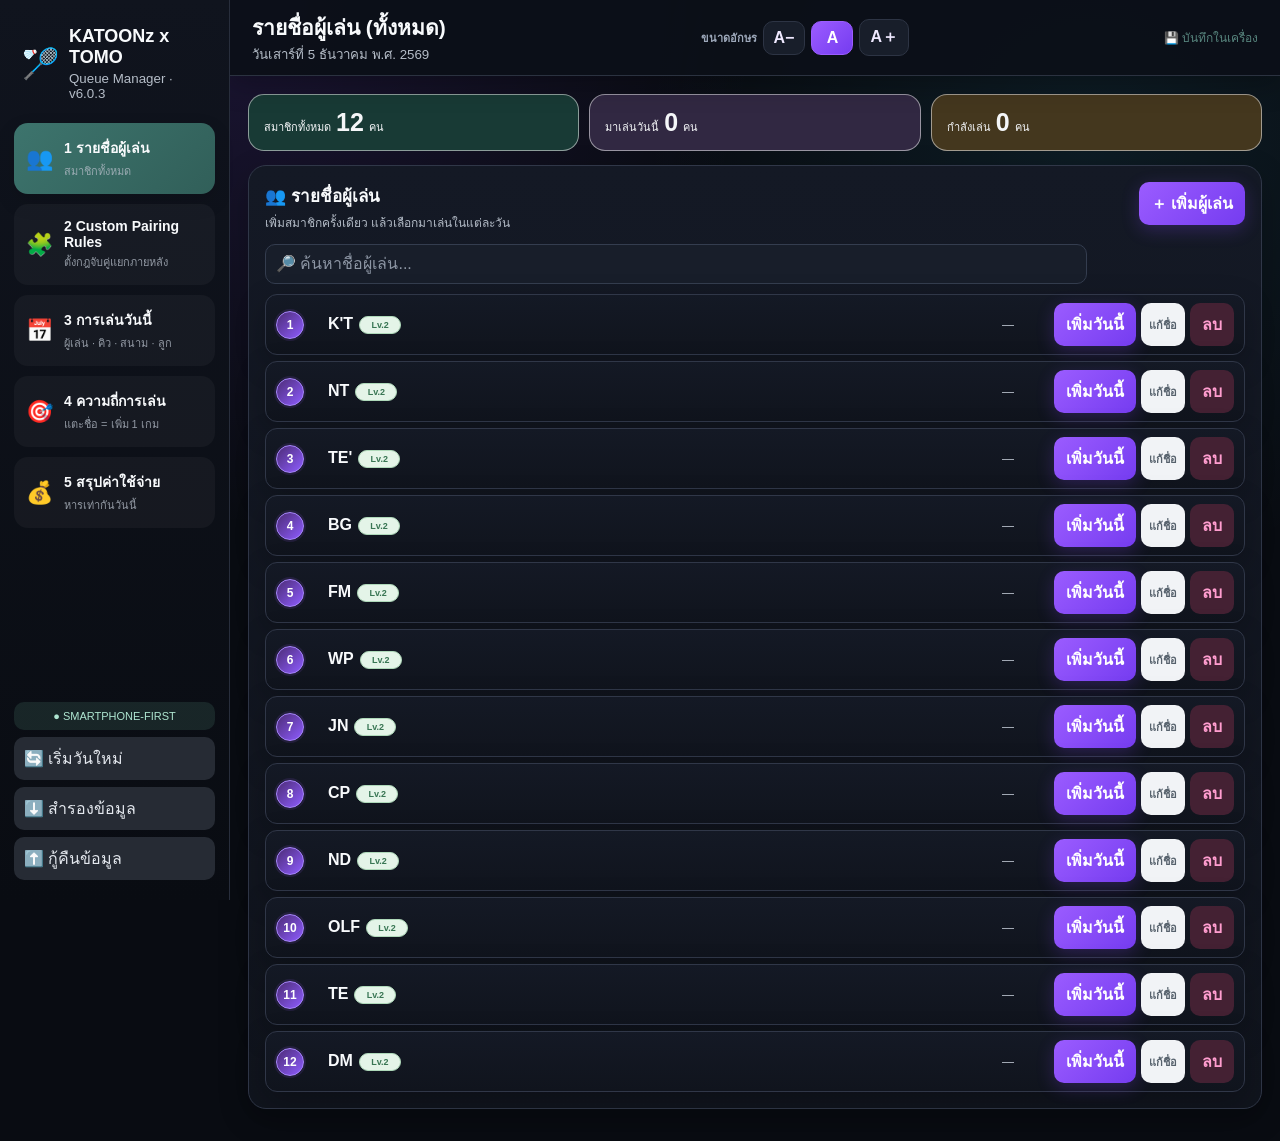
<file: index.html>
<!doctype html>
<html lang="th">
<head>
  <meta charset="utf-8">
  <meta name="viewport" content="width=device-width,initial-scale=1,viewport-fit=cover">
  <meta name="theme-color" content="#8ccfc4">
  <meta name="apple-mobile-web-app-capable" content="yes">
  <meta name="apple-mobile-web-app-status-bar-style" content="default">
  <meta name="apple-mobile-web-app-title" content="KATOONz Queue">
  <link rel="manifest" href="manifest.webmanifest">
  <link rel="apple-touch-icon" href="icon-192.png">
  <link rel="stylesheet" href="style.css?v=5.9.9.2">
  <link rel="stylesheet" href="mobile-enhancements.css?v=6.0.3">
  <title>KATOONz x TOMO Queue Manager v6.0.3</title>
</head>
<body>
<div class="app-shell">
  <aside class="sidebar" id="sidebar">
    <div class="brand">
      <div class="brand-icon">🏸</div>
      <div>
        <b>KATOONz x TOMO</b>
        <small>Queue Manager · v6.0.3</small>
      </div>
    </div>
    <nav class="side-nav">
      <button class="nav-btn active" data-page="playersPage">
        <span class="nav-icon">👥</span>
        <span><b>1 รายชื่อผู้เล่น</b><small>สมาชิกทั้งหมด</small></span>
      </button>
      <button class="nav-btn" data-page="rulesPage">
        <span class="nav-icon">🧩</span>
        <span><b>2 Custom Pairing Rules</b><small>ตั้งกฎจับคู่แยกภายหลัง</small></span>
      </button>
      <button class="nav-btn" data-page="todayPage">
        <span class="nav-icon">📅</span>
        <span><b>3 การเล่นวันนี้</b><small>ผู้เล่น · คิว · สนาม · ลูก</small></span>
      </button>
      <button class="nav-btn" data-page="freePlayPage">
        <span class="nav-icon">🎯</span>
        <span><b>4 ความถี่การเล่น</b><small>แตะชื่อ = เพิ่ม 1 เกม</small></span>
      </button>
      <button class="nav-btn" data-page="costPage">
        <span class="nav-icon">💰</span>
        <span><b>5 สรุปค่าใช้จ่าย</b><small>หารเท่ากันวันนี้</small></span>
      </button>
    </nav>
    <div class="sidebar-foot">
      <div class="offline-pill">● SMARTPHONE-FIRST</div>
      <button id="newDayBtn" class="ghost-btn">🔄 เริ่มวันใหม่</button>
      <button id="backupBtn" class="ghost-btn">⬇️ สำรองข้อมูล</button>
      <button id="restoreBtn" class="ghost-btn">⬆️ กู้คืนข้อมูล</button>
      <input id="restoreFile" type="file" accept=".json,application/json" hidden>
    </div>
  </aside>

  <div class="main-wrap">
    <header class="topbar">
      <button id="menuBtn" class="menu-btn">☰</button>
      <div>
        <h1 id="pageTitle">รายชื่อผู้เล่น (ทั้งหมด)</h1>
        <small id="todayDate"></small>
      </div>
      <div class="font-size-tools" aria-label="ปรับขนาดตัวอักษร">
        <span class="font-label">ขนาดอักษร</span>
        <button id="fontSmBtn" class="font-btn" type="button">A−</button>
        <button id="fontMdBtn" class="font-btn active" type="button">A</button>
        <button id="fontLgBtn" class="font-btn" type="button">A＋</button>
      </div>
      <div class="top-status">
        <span>💾 บันทึกในเครื่อง</span>
      </div>
    </header>

    <main>
      <section id="playersPage" class="page active">
        <div class="summary-grid three">
          <div class="summary-card mint"><span>สมาชิกทั้งหมด</span><strong id="allPlayerCount">0</strong><small>คน</small></div>
          <div class="summary-card lavender"><span>มาเล่นวันนี้</span><strong id="todayPlayerCountHome">0</strong><small>คน</small></div>
          <div class="summary-card cream"><span>กำลังเล่น</span><strong id="playingCountHome">0</strong><small>คน</small></div>
        </div>
        <section class="card">
          <div class="section-head">
            <div>
              <h2>👥 รายชื่อผู้เล่น</h2>
              <p>เพิ่มสมาชิกครั้งเดียว แล้วเลือกมาเล่นในแต่ละวัน</p>
            </div>
            <button id="addMemberBtn" class="primary">＋ เพิ่มผู้เล่น</button>
          </div>
          <div class="toolbar">
            <input id="playerSearch" placeholder="🔎 ค้นหาชื่อผู้เล่น...">
          </div>
          <div id="memberList" class="member-list"></div>
        </section>
      </section>

      <section id="rulesPage" class="page">
        <section class="card rules-page-card">
          <div class="section-head">
            <div>
              <h2>🧩 Custom Pairing Rules</h2>
              <p>ตั้งกฎแยกทีหลังได้ เหมาะเวลามีคนมาช้า หรือบางคนไม่มา · ทุกกฎเป็นกฎบังคับ ไม่มีระดับ Soft/Strong</p>
            </div>
            <label class="switch-row">
              <input id="pairRulesEnabled" type="checkbox">
              <span>เปิดใช้กฎ</span>
            </label>
          </div>
          <div class="queue-note">
            กฎทั้งหมดบังคับใช้จริง: <b>คู่กันตลอดไม่แยกเล่น</b> · <b>คู่กันถ้าได้เล่นเกมเดียวกัน</b> · <b>ไม่เล่นในเกมเดียวกัน</b> · <b>อยู่ตรงข้ามกันถ้าเล่นเกมเดียวกัน</b>
          </div>
          <div class="rules-toolbar">
            <select id="ruleType">
              <option value="always_partner">🔒 คู่กันตลอดไม่แยกเล่น</option>
              <option value="prefer_partner">💜 คู่กันถ้าได้เล่นเกมเดียวกัน</option>
              <option value="avoid_game">⛔ ไม่เล่นในเกมเดียวกัน</option>
              <option value="avoid_partner">↔ อยู่ตรงข้ามกันถ้าเล่นเกมเดียวกัน</option>
            </select>
            <select id="rulePlayerA"></select>
            <span class="rule-arrow">↔</span>
            <select id="rulePlayerB"></select>
            <button id="addRuleBtn" class="primary">＋ เพิ่มกฎ</button>
          </div>
          <div id="rulesList" class="rules-list"></div>
          <div id="ruleConflictBox" class="rule-conflict hidden"></div>
        </section>
      </section>

      <section id="todayPage" class="page">
        <div id="mobileLiveStrip" class="mobile-live-strip" aria-live="polite"></div>

        <div class="summary-grid four">
          <div class="summary-card mint"><span>มาวันนี้</span><strong id="todayCount">0</strong><small>คน</small></div>
          <div class="summary-card sky"><span>กำลังเล่น</span><strong id="playingCount">0</strong><small>คน</small></div>
          <div class="summary-card lavender"><span>กำลังรอ</span><strong id="waitingCount">0</strong><small>คน</small></div>
          <div class="summary-card cream"><span>ลูกที่ใช้</span><strong id="shuttleSummary">0</strong><small>ลูก</small></div>
        </div>

        <section id="pairingModeCard" class="card pairing-mode-card">
          <div class="pairing-mode-head">
            <div>
              <h2>🧠 โหมดการจัดคู่</h2>
              <p id="pairingModeDesc">สมดุลเวลารอ + ลดคู่ซ้ำและคู่แข่งซ้ำ</p>
            </div>
            <span id="pairingModeBadge" class="pairing-mode-badge">⚖️ สมดุล</span>
          </div>
          <div class="pairing-mode-grid">
            <button type="button" class="pairing-mode-btn active" data-pair-mode="balanced">⚖️<b>สมดุล</b><small>รอนาน + ลดซ้ำ</small></button>
            <button type="button" class="pairing-mode-btn" data-pair-mode="levelbalance">💪<b>บาลานซ์มือ</b><small>Lv. ใกล้กันทั้งเกม</small></button>
            <button type="button" class="pairing-mode-btn" data-pair-mode="newpeople">🆕<b>เจอคนใหม่</b><small>ลดการเจอคนเดิม</small></button>
            <button type="button" class="pairing-mode-btn" data-pair-mode="nopartner">🔁<b>คู่ไม่ซ้ำ</b><small>หลบพาร์ตเนอร์เดิม</small></button>
            <button type="button" class="pairing-mode-btn" data-pair-mode="random">🎲<b>สุ่มสนุก</b><small>สุ่มในกลุ่มต้นคิว</small></button>
            <button type="button" class="pairing-mode-btn" data-pair-mode="manual">✋<b>กำหนดเอง</b><small>เรียกแล้วแตะสลับ</small></button>
          </div>
          <div class="pairing-mode-foot">
            <span>Custom Pairing Rules ยังมีผลเหนือโหมดเหล่านี้เสมอ</span>
            <button id="openRulesFromMode" type="button" class="soft-btn">🧩 ตั้งกฎเฉพาะ</button>
          </div>
        </section>

        <div class="today-layout">
          <section class="card queue-section" id="mobileQueueAnchor">
            <div class="section-head">
              <div>
                <h2>⏱ คิวผู้เล่นวันนี้</h2>
                <p>เลือก 4 คนตามโหมดที่ตั้งไว้ และรักษาความเป็นธรรมของเวลารอ</p>
              </div>
            </div>
            <div class="queue-note" id="smartRotationNote">
              🤖 ระบบจะเลือกกลุ่มและจัดคู่ตามโหมดด้านบน
            </div>
            <div class="lookahead-panel">
              <div class="lookahead-head">
                <div>
                  <b>🔮 คิวล่วงหน้า</b>
                  <small id="lookaheadModeNote">เตรียมเกมถัดไปตามโหมดการจัดคู่</small>
                </div>
                <button id="rebuildPlanBtn" class="soft-btn">จัดคิวใหม่</button>
              </div>
              <div id="lookaheadList" class="lookahead-list"></div>
            </div>
            <div id="todayQueue" class="queue-list"></div>
          </section>

          <section class="card court-section" id="mobileCourtAnchor">
            <div class="section-head">
              <div>
                <h2>🏟️ สนาม</h2>
                <p>เพิ่ม/ลดสนาม และแก้หมายเลขสนามได้ตลอดเวลา</p>
              </div>
              <button id="addCourtBtn" class="primary">＋ เพิ่มสนาม</button>
            </div>
            <div id="courtList" class="court-grid"></div>
          </section>

          <section class="card compact-card shuttle-section">
            <div class="section-head">
              <div>
                <h2>🏸 จำนวนลูกที่ใช้</h2>
                <p>นับลูกแบดทั้งหมดของวันนี้</p>
              </div>
            </div>
            <div class="counter-row">
              <button id="shuttleMinus" class="counter-btn">−</button>
              <strong id="shuttleCount">0</strong>
              <button id="shuttlePlus" class="counter-btn">＋</button>
              <span>ลูก</span>
            </div>
          </section>
        </div>
      </section>

      <section id="freePlayPage" class="page">
        <div class="summary-grid three">
          <div class="summary-card lavender"><span>มาวันนี้</span><strong id="freePlayTodayCount">0</strong><small>คน</small></div>
          <div class="summary-card mint"><span>เล่นน้อยสุด</span><strong id="freePlayMin">0</strong><small>เกม</small></div>
          <div class="summary-card cream"><span>เล่นมากสุด</span><strong id="freePlayMax">0</strong><small>เกม</small></div>
        </div>
        <section class="card freeplay-card">
          <div class="section-head">
            <div>
              <h2>🎯 โหมดนับเกมอิสระ</h2>
              <p>ก่อนลงสนาม ใช้ปุ่ม +1 / −1 เพื่อบันทึกจำนวนเกม · ระบบเรียงคนที่เล่นน้อยสุดไว้ก่อน</p>
            </div>
          </div>
          <div class="freeplay-note">
            🏸 ใช้ในวันที่ไม่ต้องจัดคู่ — ใครอยากลงก็ลงได้ แต่ดูจำนวนเกมเพื่อให้ทุกคนได้เล่นใกล้เคียงกัน
            <br><b>ตัวเลขใช้ร่วมกับจำนวนเกมใน “การเล่นวันนี้”</b>
          </div>
          <div class="freeplay-toolbar">
            <input id="freePlaySearch" placeholder="🔎 ค้นหาชื่อตัวเอง...">
          </div>
          <div id="freePlayList" class="freeplay-list"></div>
        </section>
      </section>

      <section id="costPage" class="page">
        <div class="cost-layout">
          <section class="card">
            <div class="section-head">
              <div>
                <h2>🧾 ตั้งค่าค่าใช้จ่ายวันนี้</h2>
                <p>คำนวณแบบหารเท่ากันตามจำนวนผู้เล่นที่มา</p>
              </div>
            </div>
            <div class="form-grid cost-form-grid">
              <label class="full-row">ราคาค่าสนาม / ชั่วโมง / สนาม (บาท)
                <input id="courtRate" type="number" min="0" step="1" value="120">
              </label>
              <label>จำนวนสนามที่คิดเงิน
                <div class="inline-counter">
                  <button type="button" id="costCourtMinus">−</button>
                  <input id="costCourtCount" type="number" min="0" step="1" value="2">
                  <button type="button" id="costCourtPlus">＋</button>
                </div>
              </label>
              <label>จำนวนชั่วโมงที่เล่น
                <input id="hoursPlayed" type="number" min="0" step="0.5" value="2">
              </label>
              <label>ราคาลูกแบด / ลูก (บาท)
                <input id="shuttleRate" type="number" min="0" step="1" value="45">
              </label>
              <label>ค่าใช้จ่ายอื่น ๆ (บาท)
                <input id="otherCost" type="number" min="0" step="1" value="0">
              </label>
            </div>
            <div class="qr-section">
              <div>
                <h3>📱 QR-Code รับเงิน</h3>
                <p>อัปโหลดรูป QR เพื่อให้สมาชิกสแกนจ่ายได้ แม้ไม่มีอินเทอร์เน็ต</p>
              </div>
              <div class="qr-actions">
                <button id="uploadQrBtn" class="soft-btn">🖼️ อัปโหลด QR</button>
                <button id="removeQrBtn" class="danger-btn">ลบ QR</button>
                <input id="qrFile" type="file" accept="image/*" hidden>
              </div>
              <div id="qrPreviewWrap" class="qr-preview-wrap hidden">
                <img id="qrPreview" alt="QR Code รับเงิน">
              </div>
            </div>
          </section>

          <section class="card receipt">
            <div class="section-head">
              <div>
                <h2>💰 สรุปค่าใช้จ่ายวันนี้</h2>
                <p id="costDate"></p>
              </div>
            </div>
            <div class="receipt-line"><span>ค่าสนาม</span><span id="courtCostText">0 บาท</span></div>
            <small id="courtFormula" class="formula"></small>
            <div class="receipt-line"><span>ค่าลูกแบด</span><span id="shuttleCostText">0 บาท</span></div>
            <small id="shuttleFormula" class="formula"></small>
            <div class="receipt-line"><span>ค่าใช้จ่ายอื่น ๆ</span><span id="otherCostText">0 บาท</span></div>
            <div class="receipt-total"><span>รวมทั้งหมด</span><strong id="totalCostText">0 บาท</strong></div>
            <div class="receipt-line"><span>จำนวนผู้เล่นวันนี้</span><strong id="costPlayerCount">0 คน</strong></div>
            <div class="per-person"><span>หารเท่ากัน คนละ</span><strong id="perPersonText">0.00 บาท</strong></div>
          </section>
        </div>

        <section class="card timing-summary-card">
          <div class="section-head"><div><h2>⏱️ Game Time Tracking</h2>
          <p>จับเวลาจริงตั้งแต่กด “เล่น” จนถึง “จบเกม” และใช้เวลาจริงประมาณ ETA ของคิว</p></div></div>
          <div id="timingSummary" class="timing-summary"></div>
        </section>

        <section class="card history-card">
          <div class="section-head">
            <div>
              <h2>📊 ประวัติการเล่น</h2>
              <p>บันทึกอัตโนมัติทุกครั้งที่จบเกม และเก็บสรุปไว้ดูย้อนหลัง</p>
            </div>
            <div class="history-tabs">
              <button class="history-tab active" data-history="daily">รายวัน</button>
              <button class="history-tab" data-history="weekly">รายสัปดาห์</button>
            </div>
          </div>
          <div id="dailyHistoryPanel" class="history-panel active"><div id="dailyHistoryList" class="history-list"></div></div>
          <div id="weeklyHistoryPanel" class="history-panel"><div id="weeklyHistoryList" class="history-list"></div></div>
        </section>
      </section>
    </main>
  </div>
</div>

<div id="memberModal" class="modal hidden">
  <div class="modal-bg"></div>
  <div class="modal-card">
    <div class="modal-head"><h3 id="memberModalTitle">เพิ่มผู้เล่น</h3><button class="modal-close">×</button></div>
    <label>ชื่อผู้เล่น<input id="memberNameInput" placeholder="เช่น K'T"></label>
    <label>ระดับมือ
      <select id="memberLvSelect">
        <option value="1">Lv.1 — เริ่มต้น</option>
        <option value="2" selected>Lv.2 — พื้นฐาน</option>
        <option value="3">Lv.3 — กลาง</option>
        <option value="4">Lv.4 — แข็งแรง</option>
      </select>
    </label>
    <button id="saveMemberBtn" class="primary wide">บันทึก</button>
  </div>
</div>

<div id="quickEditModal" class="modal hidden">
  <div class="modal-bg"></div>
  <div class="modal-card">
    <div class="modal-head"><h3 id="quickEditTitle">แก้ไขผู้เล่น</h3><button class="modal-close">×</button></div>
    <div id="quickNameBlock"><label>ชื่อผู้เล่น<input id="quickNameInput"></label></div>
    <div id="quickLevelBlock">
      <label>ระดับมือ
        <select id="quickLvSelect">
          <option value="1">Lv.1 — เริ่มต้น</option>
          <option value="2">Lv.2 — พื้นฐาน</option>
          <option value="3">Lv.3 — กลาง</option>
          <option value="4">Lv.4 — แข็งแรง</option>
        </select>
      </label>
    </div>
    <button id="saveQuickEditBtn" class="primary wide">บันทึก</button>
  </div>
</div>

<div id="replaceModal" class="modal hidden">
  <div class="modal-bg"></div>
  <div class="modal-card">
    <div class="modal-head"><h3>เปลี่ยนผู้เล่นในสนาม</h3><button class="modal-close">×</button></div>
    <p id="replaceText" class="muted"></p>
    <div id="replaceChoices" class="replace-choices"></div>
  </div>
</div>

<nav id="mobileBottomNav" class="mobile-bottom-nav" aria-label="เมนูมือถือ">
  <button type="button" data-mobile-go="queue"><span>🏸</span><b>คิว</b></button>
  <button type="button" data-mobile-go="courts"><span>🏟️</span><b>สนาม</b></button>
  <button type="button" data-mobile-go="players"><span>👥</span><b>สมาชิก</b></button>
  <button type="button" data-mobile-go="cost"><span>💰</span><b>ค่าใช้จ่าย</b></button>
</nav>

<script src="app.js?v=5.9.9.2"></script>
<script src="mobile-enhancements.js?v=6.0.3"></script>
</body>
</html>
</file>
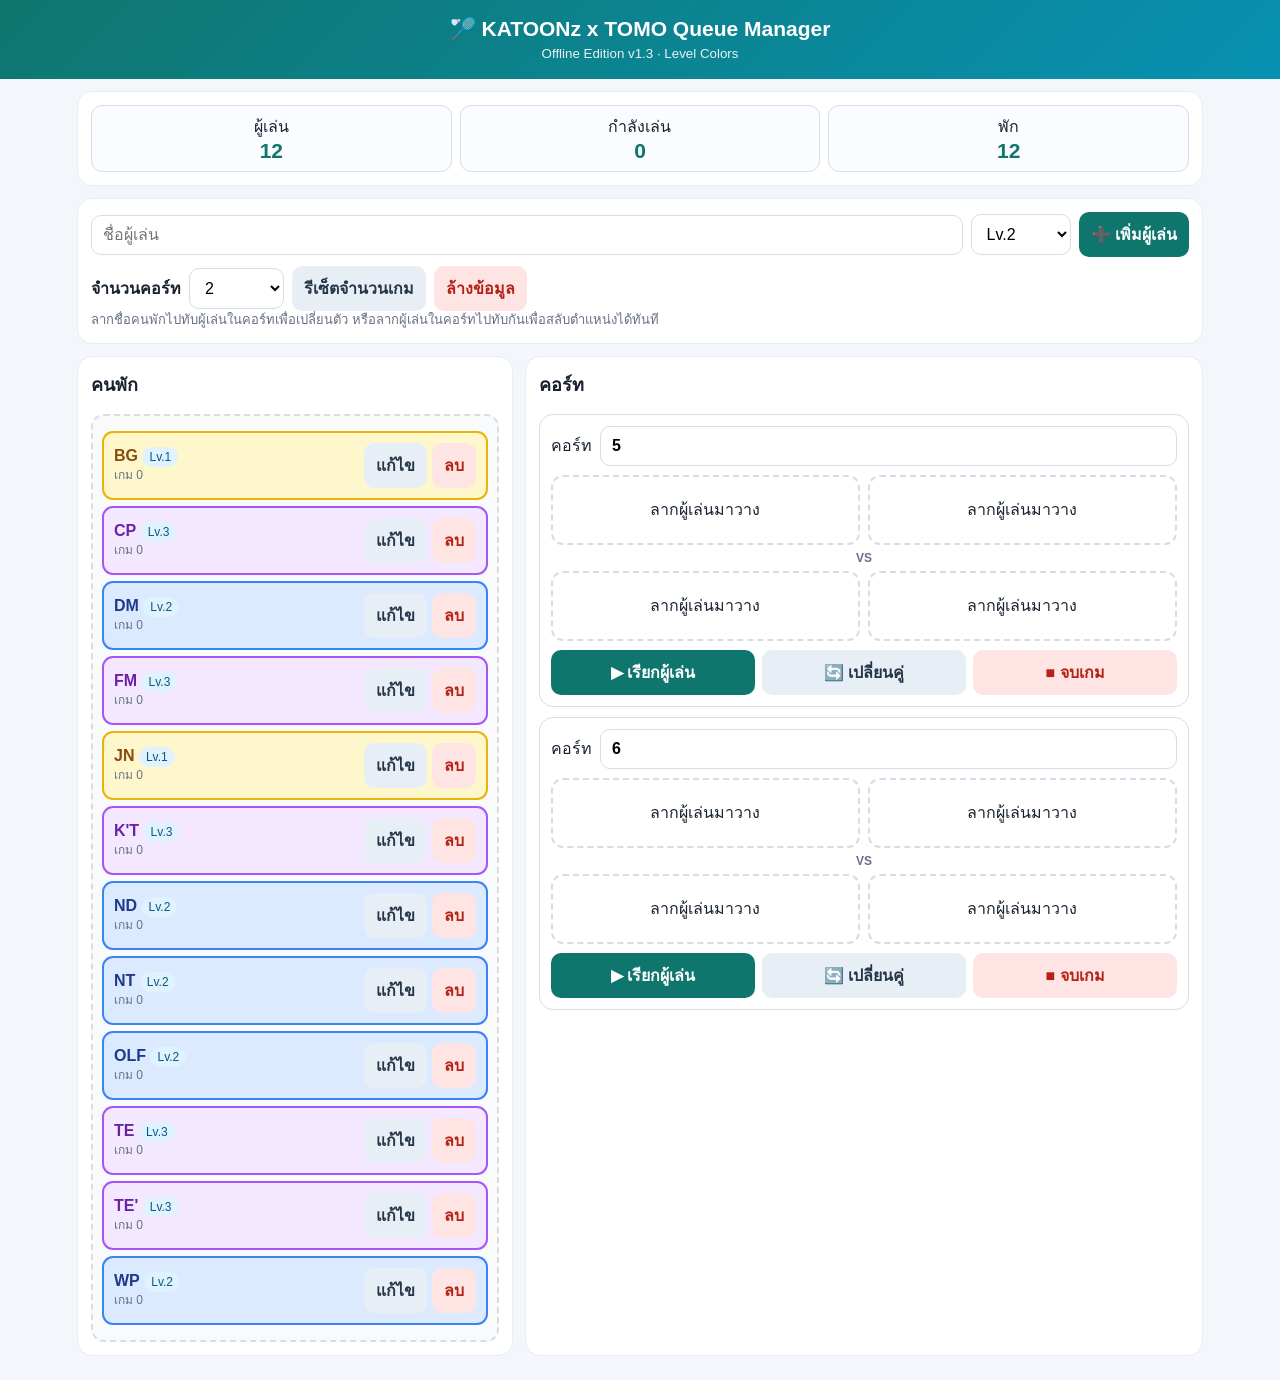
<file: KATOONz_x_TOMO_Queue_Manager_v1.3_LevelColors.html>
<!doctype html>
<html lang="th">
<head>
<meta charset="utf-8">
<meta name="viewport" content="width=device-width,initial-scale=1,viewport-fit=cover">
<meta name="theme-color" content="#0f766e">
<title>KATOONz x TOMO Queue Manager v1.3</title>
<style>
:root{--bg:#f3f6fa;--card:#fff;--text:#182230;--muted:#667085;--line:#d5dde7;--primary:#0f766e;--primary2:#115e59;--danger:#b42318;--play:#ecfdf3;--wait:#f8fafc;--drag:#dbeafe;--lv1-bg:#fff7cc;--lv1-border:#eab308;--lv1-text:#854d0e;--lv2-bg:#dbeafe;--lv2-border:#3b82f6;--lv2-text:#1e3a8a;--lv3-bg:#f3e8ff;--lv3-border:#a855f7;--lv3-text:#6b21a8}
*{box-sizing:border-box}
body{margin:0;font-family:-apple-system,BlinkMacSystemFont,"Segoe UI",Tahoma,Arial,sans-serif;background:var(--bg);color:var(--text);touch-action:manipulation}
header{background:linear-gradient(135deg,#0f766e,#0891b2);color:#fff;padding:17px;text-align:center;position:sticky;top:0;z-index:10}
header h1{font-size:21px;margin:0 0 3px} header small{opacity:.9}
main{max-width:1150px;margin:auto;padding:12px}
.card{background:var(--card);border:1px solid #e8edf3;border-radius:15px;padding:13px;margin-bottom:12px}
.row{display:flex;gap:8px;flex-wrap:wrap;align-items:center}.grow{flex:1 1 170px}
input,select,button{font:inherit}input,select{width:100%;padding:10px 11px;border:1px solid var(--line);border-radius:10px;background:#fff}
button{border:0;border-radius:10px;padding:10px 12px;font-weight:700;cursor:pointer}
.primary{background:var(--primary);color:#fff}.secondary{background:#e8eef5;color:#263548}.danger{background:#fee4e2;color:var(--danger)}
.stats{display:grid;grid-template-columns:repeat(3,1fr);gap:8px}.stat{border:1px solid var(--line);border-radius:11px;padding:8px;text-align:center;background:#fafcff}.stat b{display:block;font-size:21px;color:var(--primary)}
.layout{display:grid;grid-template-columns:.9fr 1.4fr;gap:12px}
.waiting-zone{min-height:100px;border:2px dashed var(--line);border-radius:13px;padding:9px;background:var(--wait)}
.waiting-zone.over,.slot.over{border-color:var(--primary);background:var(--drag)}
.player-chip{display:flex;align-items:center;justify-content:space-between;gap:7px;padding:10px;margin:6px 0;border:2px solid var(--line);border-radius:11px;background:#fff;cursor:grab;user-select:none;-webkit-user-select:none;touch-action:none}.lv1{background:var(--lv1-bg)!important;border-color:var(--lv1-border)!important;color:var(--lv1-text)}.lv2{background:var(--lv2-bg)!important;border-color:var(--lv2-border)!important;color:var(--lv2-text)}.lv3{background:var(--lv3-bg)!important;border-color:var(--lv3-border)!important;color:var(--lv3-text)}
.player-chip.dragging{opacity:.45}.chip-main{font-weight:800}.badge{font-size:12px;padding:3px 7px;border-radius:999px;background:#e0f2fe;color:#075985}
.court{border:1px solid var(--line);border-radius:14px;padding:11px;margin-bottom:10px}
.court-head{display:flex;gap:8px;align-items:center;margin-bottom:9px}.court-head input{font-weight:800}
.slots{display:grid;grid-template-columns:1fr 1fr;gap:8px;align-items:center}
.slot{min-height:70px;border:2px dashed var(--line);border-radius:12px;padding:9px;background:#fff;display:flex;align-items:center;justify-content:center;text-align:center}
.slot.filled{border-style:solid;background:var(--play);cursor:grab;touch-action:none}
.vs{grid-column:1/-1;text-align:center;color:var(--muted);font-size:12px;font-weight:800;margin:-2px 0}
.slot-name{font-size:17px;font-weight:800}.slot-meta{font-size:12px;color:var(--muted);margin-top:3px}
.actions{display:flex;gap:7px;flex-wrap:wrap;margin-top:9px}.actions button{flex:1 1 115px}
.hint{font-size:13px;color:var(--muted);line-height:1.45}.empty{padding:14px;text-align:center;color:var(--muted)}
.drag-ghost{position:fixed;z-index:9999;pointer-events:none;padding:10px 13px;border-radius:10px;background:var(--primary);color:#fff;font-weight:800;box-shadow:0 8px 24px #0003;transform:translate(-50%,-50%)}
@media(max-width:820px){.layout{grid-template-columns:1fr}}
@media(max-width:480px){header h1{font-size:18px}.slots{gap:6px}.slot{min-height:66px}.slot-name{font-size:15px}.actions button{flex:1 1 45%}}
</style>
</head>
<body>
<header><h1>🏸 KATOONz x TOMO Queue Manager</h1><small>Offline Edition v1.3 · Level Colors</small></header>
<main>
<section class="card">
  <div class="stats">
    <div class="stat">ผู้เล่น<b id="sAll">0</b></div>
    <div class="stat">กำลังเล่น<b id="sPlay">0</b></div>
    <div class="stat">พัก<b id="sRest">0</b></div>
  </div>
</section>

<section class="card">
  <div class="row">
    <div class="grow"><input id="newName" placeholder="ชื่อผู้เล่น"></div>
    <div style="width:100px"><select id="newLv"><option value="1">Lv.1</option><option value="2" selected>Lv.2</option><option value="3">Lv.3</option></select></div>
    <button id="addBtn" class="primary">➕ เพิ่มผู้เล่น</button>
  </div>
  <div class="row" style="margin-top:9px">
    <b>จำนวนคอร์ท</b>
    <div style="width:95px"><select id="courtCount"><option>1</option><option selected>2</option><option>3</option><option>4</option><option>5</option><option>6</option></select></div>
    <button id="resetGames" class="secondary">รีเซ็ตจำนวนเกม</button>
    <button id="resetAll" class="danger">ล้างข้อมูล</button>
  </div>
  <div class="hint">ลากชื่อคนพักไปทับผู้เล่นในคอร์ทเพื่อเปลี่ยนตัว หรือลากผู้เล่นในคอร์ทไปทับกันเพื่อสลับตำแหน่งได้ทันที</div>
</section>

<div class="layout">
  <section class="card">
    <h2 style="margin-top:0;font-size:18px">คนพัก</h2>
    <div id="waiting" class="waiting-zone"></div>
  </section>
  <section class="card">
    <h2 style="margin-top:0;font-size:18px">คอร์ท</h2>
    <div id="courts"></div>
  </section>
</div>
</main>

<script>
const KEY="katoonz_tomo_v12";
function defaults(){return{players:[
{id:1,name:"K'T",lv:3,games:0,status:"พัก"},{id:2,name:"NT",lv:2,games:0,status:"พัก"},
{id:3,name:"TE'",lv:3,games:0,status:"พัก"},{id:4,name:"BG",lv:1,games:0,status:"พัก"},
{id:5,name:"FM",lv:3,games:0,status:"พัก"},{id:6,name:"WP",lv:2,games:0,status:"พัก"},
{id:7,name:"JN",lv:1,games:0,status:"พัก"},{id:8,name:"CP",lv:3,games:0,status:"พัก"},
{id:9,name:"ND",lv:2,games:0,status:"พัก"},{id:10,name:"OLF",lv:2,games:0,status:"พัก"},
{id:11,name:"TE",lv:3,games:0,status:"พัก"},{id:12,name:"DM",lv:2,games:0,status:"พัก"}],
courtCount:2,courts:[{id:1,name:"5",slots:[null,null,null,null]},{id:2,name:"6",slots:[null,null,null,null]}]}}
let state;try{state=JSON.parse(localStorage.getItem(KEY))||defaults()}catch(e){state=defaults()}
let drag={playerId:null,sourceCourt:null,sourceSlot:null,ghost:null};
const $=s=>document.querySelector(s);
function save(){localStorage.setItem(KEY,JSON.stringify(state))}
function player(id){return state.players.find(p=>p.id===id)}
function nextId(){return Math.max(0,...state.players.map(p=>p.id))+1}
function syncStatuses(){state.players.forEach(p=>p.status="พัก");state.courts.forEach(c=>c.slots.forEach(id=>{if(id&&player(id))player(id).status="เล่น"}))}
function addPlayer(){const n=$("#newName").value.trim();if(!n)return alert("กรุณาใส่ชื่อ");state.players.push({id:nextId(),name:n,lv:+$("#newLv").value,games:0,status:"พัก"});$("#newName").value="";save();render()}
function removePlayer(id){const p=player(id);if(p.status==="เล่น")return alert("ผู้เล่นกำลังเล่นอยู่");if(confirm("ลบ "+p.name+" ?")){state.players=state.players.filter(x=>x.id!==id);save();render()}}
function editPlayer(id){const p=player(id);const n=prompt("ชื่อใหม่",p.name);if(n===null)return;const l=prompt("Level 1-3",p.lv);if(n.trim())p.name=n.trim();if(["1","2","3"].includes(l))p.lv=+l;save();render()}
function changeCourtCount(){const n=+$("#courtCount").value;if(state.courts.some(c=>c.slots.some(Boolean))&&!confirm("คอร์ทกำลังใช้งาน ต้องการเปลี่ยนจำนวนคอร์ทหรือไม่?")){render();return}state.courts.forEach(c=>c.slots.forEach(id=>{if(id&&player(id))player(id).status="พัก"}));const old=state.courts;state.courtCount=n;state.courts=Array.from({length:n},(_,i)=>({id:i+1,name:old[i]?.name||String(i+1),slots:[null,null,null,null]}));save();render()}
function chooseFour(){const a=state.players.filter(p=>p.status==="พัก").sort((x,y)=>x.games-y.games||y.lv-x.lv);if(a.length<4)return null;const pool=a.slice(0,Math.min(8,a.length));let best=null,d=999;for(let i=0;i<pool.length;i++)for(let j=i+1;j<pool.length;j++)for(let k=j+1;k<pool.length;k++)for(let m=k+1;m<pool.length;m++){const q=[pool[i],pool[j],pool[k],pool[m]],pairs=[ [q[0],q[1],q[2],q[3]],[q[0],q[2],q[1],q[3]],[q[0],q[3],q[1],q[2]] ];pairs.forEach(z=>{const x=Math.abs((z[0].lv+z[1].lv)-(z[2].lv+z[3].lv));if(x<d){d=x;best=z}})}return best}
function startCourt(cid){const c=state.courts.find(x=>x.id===cid);if(c.slots.some(Boolean))return alert("คอร์ทนี้กำลังใช้งาน");const pick=chooseFour();if(!pick)return alert("คนพักไม่ถึง 4 คน");c.slots=pick.map(p=>p.id);pick.forEach(p=>p.games++);syncStatuses();save();render()}
function endCourt(cid){const c=state.courts.find(x=>x.id===cid);c.slots=[null,null,null,null];syncStatuses();save();render()}
function rotate(cid){const c=state.courts.find(x=>x.id===cid);if(c.slots.some(x=>!x))return;const[a,b,d,e]=c.slots;c.slots=[a,d,b,e];save();render()}
function setCourtName(cid,val){state.courts.find(x=>x.id===cid).name=val.trim()||String(cid);save()}
function movePlayer(targetCourt,targetSlot){
 if(!drag.playerId)return;
 const sourceC=drag.sourceCourt?state.courts.find(c=>c.id===drag.sourceCourt):null;
 const targetC=targetCourt?state.courts.find(c=>c.id===targetCourt):null;
 const targetId=targetC?targetC.slots[targetSlot]:null;
 if(targetC){
   targetC.slots[targetSlot]=drag.playerId;
   if(sourceC)sourceC.slots[drag.sourceSlot]=targetId||null;
   else if(targetId){const tp=player(targetId);if(tp)tp.status="พัก"}
 }else if(sourceC){
   sourceC.slots[drag.sourceSlot]=null;
 }
 syncStatuses();save();render();
}
function beginDrag(el,e){
 const pid=+el.dataset.playerId;drag.playerId=pid;drag.sourceCourt=el.dataset.court?+el.dataset.court:null;drag.sourceSlot=el.dataset.slot!==undefined&&el.dataset.slot!==""?+el.dataset.slot:null;
 el.classList.add("dragging");
 if(e.type==="touchstart"){const g=document.createElement("div");g.className="drag-ghost";g.textContent=player(pid).name;document.body.appendChild(g);drag.ghost=g;moveGhost(e.touches[0]);document.addEventListener("touchmove",touchMove,{passive:false});document.addEventListener("touchend",touchEnd,{once:true})}
}
function moveGhost(t){if(drag.ghost){drag.ghost.style.left=t.clientX+"px";drag.ghost.style.top=t.clientY+"px"}}
function touchMove(e){e.preventDefault();moveGhost(e.touches[0]);document.querySelectorAll(".over").forEach(x=>x.classList.remove("over"));const el=document.elementFromPoint(e.touches[0].clientX,e.touches[0].clientY);const zone=el&&el.closest("[data-drop]");if(zone)zone.classList.add("over")}
function touchEnd(e){document.removeEventListener("touchmove",touchMove);const t=e.changedTouches[0];const el=document.elementFromPoint(t.clientX,t.clientY);const zone=el&&el.closest("[data-drop]");if(zone){if(zone.dataset.drop==="waiting")movePlayer(null,null);else movePlayer(+zone.dataset.court,+zone.dataset.slot)}cleanupDrag()}
function cleanupDrag(){document.querySelectorAll(".dragging,.over").forEach(x=>x.classList.remove("dragging","over"));if(drag.ghost)drag.ghost.remove();drag={playerId:null,sourceCourt:null,sourceSlot:null,ghost:null}}
function wireDrag(){
 document.querySelectorAll("[data-player-id]").forEach(el=>{
   el.setAttribute("draggable","true");
   el.addEventListener("dragstart",e=>{beginDrag(el,e);e.dataTransfer.setData("text/plain",el.dataset.playerId)});
   el.addEventListener("dragend",cleanupDrag);
   el.addEventListener("touchstart",e=>beginDrag(el,e),{passive:true});
 });
 document.querySelectorAll("[data-drop]").forEach(zone=>{
   zone.addEventListener("dragover",e=>{e.preventDefault();zone.classList.add("over")});
   zone.addEventListener("dragleave",()=>zone.classList.remove("over"));
   zone.addEventListener("drop",e=>{e.preventDefault();if(zone.dataset.drop==="waiting")movePlayer(null,null);else movePlayer(+zone.dataset.court,+zone.dataset.slot);cleanupDrag()});
 });
}
function renderWaiting(){
 const w=$("#waiting"),arr=state.players.filter(p=>p.status==="พัก").sort((a,b)=>a.games-b.games||a.name.localeCompare(b.name));
 w.innerHTML=arr.length?arr.map(p=>`<div class="player-chip lv${p.lv}" data-player-id="${p.id}"><div><span class="chip-main">${esc(p.name)}</span> <span class="badge">Lv.${p.lv}</span><div style="font-size:12px;color:var(--muted)">เกม ${p.games}</div></div><div><button class="secondary edit" data-id="${p.id}">แก้ไข</button> <button class="danger remove" data-id="${p.id}">ลบ</button></div></div>`).join(""):'<div class="empty">ไม่มีคนพัก</div>';
 w.dataset.drop="waiting";
}
function renderCourts(){
 $("#courts").innerHTML=state.courts.map(c=>`<div class="court">
 <div class="court-head"><span>คอร์ท</span><input class="court-name" data-id="${c.id}" value="${attr(c.name)}"></div>
 <div class="slots">
 ${slotHtml(c,0)}${slotHtml(c,1)}<div class="vs">VS</div>${slotHtml(c,2)}${slotHtml(c,3)}
 </div>
 <div class="actions"><button class="primary start" data-id="${c.id}">▶ เรียกผู้เล่น</button><button class="secondary rotate" data-id="${c.id}">🔄 เปลี่ยนคู่</button><button class="danger end" data-id="${c.id}">■ จบเกม</button></div>
 </div>`).join("");
}
function slotHtml(c,i){const p=player(c.slots[i]);return `<div class="slot ${p?`filled lv${p.lv}`:""}" data-drop="slot" data-court="${c.id}" data-slot="${i}" ${p?`data-player-id="${p.id}"`:""}>${p?`<div><div class="slot-name">${esc(p.name)}</div><div class="slot-meta">Lv.${p.lv} · เกม ${p.games}</div></div>`:'ลากผู้เล่นมาวาง'}</div>`}
function bind(){
 $("#addBtn").onclick=addPlayer;$("#newName").onkeydown=e=>{if(e.key==="Enter")addPlayer()};
 $("#courtCount").onchange=changeCourtCount;
 $("#resetGames").onclick=()=>{if(confirm("รีเซ็ตจำนวนเกมทั้งหมด?")){state.players.forEach(p=>p.games=0);save();render()}};
 $("#resetAll").onclick=()=>{if(confirm("ล้างข้อมูลทั้งหมด?")){state=defaults();save();render()}};
 document.querySelectorAll(".edit").forEach(b=>b.onclick=()=>editPlayer(+b.dataset.id));
 document.querySelectorAll(".remove").forEach(b=>b.onclick=()=>removePlayer(+b.dataset.id));
 document.querySelectorAll(".start").forEach(b=>b.onclick=()=>startCourt(+b.dataset.id));
 document.querySelectorAll(".rotate").forEach(b=>b.onclick=()=>rotate(+b.dataset.id));
 document.querySelectorAll(".end").forEach(b=>b.onclick=()=>endCourt(+b.dataset.id));
 document.querySelectorAll(".court-name").forEach(x=>x.onchange=()=>setCourtName(+x.dataset.id,x.value));
 wireDrag();
}
function render(){syncStatuses();$("#courtCount").value=state.courtCount;renderWaiting();renderCourts();$("#sAll").textContent=state.players.length;$("#sPlay").textContent=state.players.filter(p=>p.status==="เล่น").length;$("#sRest").textContent=state.players.filter(p=>p.status==="พัก").length;bind()}
function esc(s){return String(s).replace(/[&<>"']/g,m=>({"&":"&amp;","<":"&lt;",">":"&gt;",'"':"&quot;","'":"&#39;"}[m]))}
function attr(s){return esc(s)}
render();
</script>
</body>
</html>
</file>
<file: style.css>
:root{
  --bg:#f7f8fb;
  --card:#ffffff;
  --ink:#263238;
  --muted:#7b8794;
  --line:#e4e8ef;
  --primary:#68bdb0;
  --primary-dark:#378f84;
  --navy:#183f4a;
  --navy2:#0f303a;
  --mint:#dff5ee;
  --sky:#e5f3ff;
  --lavender:#eee8fb;
  --cream:#fff4d9;
  --rose:#fde7ea;
  --lv1:#e4f6dc;
  --lv1line:#86c66d;
  --lv2:#fff1c9;
  --lv2line:#e8b846;
  --lv3:#f5e2f7;
  --lv3line:#bc78c5;
  --danger:#d95f69;
  --shadow:0 8px 24px rgba(38,50,56,.07);
}
*{box-sizing:border-box}
html,body{margin:0;min-height:100%;font-family:-apple-system,BlinkMacSystemFont,"Segoe UI",Tahoma,sans-serif;background:var(--bg);color:var(--ink)}
button,input,select{font:inherit}
button{cursor:pointer}
.app-shell{display:flex;min-height:100vh}
.sidebar{width:250px;position:fixed;inset:0 auto 0 0;background:linear-gradient(180deg,var(--navy),var(--navy2));color:#fff;padding:20px 14px;display:flex;flex-direction:column;z-index:50}
.brand{display:flex;gap:10px;align-items:center;padding:6px 8px 22px}.brand-icon{font-size:30px}.brand b{display:block;font-size:18px}.brand small{display:block;color:#b9d3d8;margin-top:3px}
.side-nav{display:grid;gap:10px}.nav-btn{display:flex;gap:11px;align-items:center;text-align:left;border:0;background:#ffffff10;color:#e9f3f5;border-radius:14px;padding:14px 12px}.nav-btn:hover{background:#ffffff18}.nav-btn.active{background:linear-gradient(135deg,#6ec7ba,#53ada2);color:#fff;box-shadow:0 8px 20px #0002}.nav-btn b,.nav-btn small{display:block}.nav-btn b{font-size:14px}.nav-btn small{font-size:11px;opacity:.78;margin-top:3px}.nav-icon{font-size:22px}
.sidebar-foot{margin-top:auto;display:grid;gap:7px}.offline-pill{font-size:11px;padding:8px;border-radius:10px;background:#76c8a921;color:#aee5d0;text-align:center}.ghost-btn{border:0;background:#ffffff0e;color:#d9eaed;padding:9px 10px;border-radius:10px;text-align:left}
.main-wrap{margin-left:250px;min-width:0;width:calc(100% - 250px)}
.topbar{height:76px;padding:12px 22px;display:flex;align-items:center;gap:14px;background:#fff;border-bottom:1px solid var(--line);position:sticky;top:0;z-index:30}.topbar h1{font-size:21px;margin:0}.topbar small{color:var(--muted)}.top-status{margin-left:auto;font-size:12px;color:#58867f}.menu-btn{display:none;border:0;background:var(--mint);border-radius:10px;padding:8px 11px}
main{padding:18px;max-width:1500px;margin:auto}.page{display:none}.page.active{display:block}
.card{background:var(--card);border:1px solid var(--line);border-radius:18px;padding:16px;box-shadow:var(--shadow);margin-bottom:14px}.compact-card{max-width:600px}
.section-head{display:flex;align-items:flex-start;justify-content:space-between;gap:12px;margin-bottom:12px}.section-head h2{font-size:17px;margin:0}.section-head p{font-size:12px;color:var(--muted);margin:4px 0 0}
.summary-grid{display:grid;gap:10px;margin-bottom:14px}.summary-grid.three{grid-template-columns:repeat(3,1fr)}.summary-grid.four{grid-template-columns:repeat(4,1fr)}.summary-card{padding:13px 15px;border-radius:16px;border:1px solid #ffffff80}.summary-card span,.summary-card small{font-size:11px;color:#617078}.summary-card strong{display:inline-block;font-size:25px;margin:0 5px}.mint{background:var(--mint)}.sky{background:var(--sky)}.lavender{background:var(--lavender)}.cream{background:var(--cream)}
.primary,.soft-btn,.danger-btn,.mini-btn{border:0;border-radius:10px;padding:9px 12px;font-weight:700}.primary{background:var(--primary);color:#fff}.primary:hover{background:var(--primary-dark)}.soft-btn{background:#edf5f4;color:#3f786f}.danger-btn{background:var(--rose);color:#b74954}.mini-btn{padding:6px 8px;font-size:11px;background:#f1f3f6;color:#56616c}.wide{width:100%}
.toolbar{display:grid;grid-template-columns:1fr 150px;gap:8px;margin-bottom:10px}.toolbar input,.toolbar select,.form-grid input,.modal-card input{border:1px solid var(--line);border-radius:10px;padding:10px;background:#fff;width:100%}
.member-list{display:grid;gap:6px}.member-row{display:grid;grid-template-columns:42px minmax(150px,1fr) 95px 220px;gap:8px;align-items:center;padding:8px 10px;border:1px solid var(--line);border-radius:12px}.member-row:hover{background:#fbfcfd}.member-no{width:28px;height:28px;display:grid;place-items:center;border-radius:50%;background:#f0f2f5;font-size:12px;font-weight:800}.member-name{font-weight:800}.lv-badge{display:inline-block;padding:4px 8px;border-radius:8px;font-size:11px;font-weight:800}.lv-badge.lv1{background:var(--lv1);color:#418336}.lv-badge.lv2{background:var(--lv2);color:#9a7213}.lv-badge.lv3{background:var(--lv3);color:#8c4a94}.status-today{font-size:11px;color:#3e9787;font-weight:700}.member-actions{display:flex;gap:5px;justify-content:flex-end;flex-wrap:wrap}
.today-layout{display:grid;grid-template-columns:1fr 1fr;gap:14px}.today-layout>.card:nth-child(3){grid-column:1/-1}
.selector-grid{display:grid;grid-template-columns:repeat(auto-fill,minmax(130px,1fr));gap:8px}.selector-card{border:2px solid var(--line);background:#fff;border-radius:13px;padding:10px;text-align:left;position:relative}.selector-card.selected{border-color:var(--primary);background:#f0fbf8}.selector-card .avatar{width:34px;height:34px;border-radius:50%;display:grid;place-items:center;background:var(--lavender);font-weight:800;margin-bottom:5px}.selector-card b{display:block}.selector-card small{color:var(--muted);font-size:10px}.selector-card .check{position:absolute;top:8px;right:8px;color:var(--primary-dark)}
.queue-note{background:#eef9f6;border:1px solid #d4eee8;color:#477b72;border-radius:10px;padding:8px 10px;font-size:11px;margin-bottom:8px}.queue-list{display:grid;gap:6px}.queue-row{display:grid;grid-template-columns:38px minmax(100px,1fr) 75px 70px 90px 95px;align-items:center;gap:7px;border:1px solid var(--line);border-radius:11px;padding:7px 9px}.queue-pos{font-size:11px;font-weight:800;color:#73808a}.queue-time,.queue-wait,.queue-games{font-size:11px;color:#68757e}.status-chip{font-size:10px;font-weight:800;border-radius:999px;padding:5px 8px;text-align:center}.status-wait{background:var(--mint);color:#367c70}.status-play{background:var(--sky);color:#3e76a3}.status-pause{background:var(--cream);color:#90711f}
.court-grid{display:grid;grid-template-columns:repeat(auto-fit,minmax(280px,1fr));gap:10px}.court-card{border:1px solid var(--line);border-radius:14px;padding:11px;background:#fcfdfd;position:relative}.court-title{display:flex;gap:7px;align-items:center;padding-right:34px}.court-title input{font-weight:800;border:1px solid var(--line);border-radius:8px;padding:7px;width:100%}.court-delete{position:absolute;right:8px;top:8px;border:0;background:var(--rose);color:var(--danger);width:27px;height:27px;border-radius:50%}.court-slots{display:grid;grid-template-columns:1fr 1fr;gap:6px;margin-top:9px}.court-slot{border:1px dashed #cad2db;border-radius:10px;min-height:58px;padding:7px;display:grid;place-items:center;text-align:center;background:#fff}.court-slot.filled{border-style:solid;background:#f5fbfa}.court-slot b{font-size:13px}.court-slot small{display:block;color:var(--muted);font-size:10px}.court-controls{display:flex;gap:6px;margin-top:8px}.court-controls button{flex:1;border:0;border-radius:9px;padding:8px;font-size:11px;font-weight:700}.start-btn{background:var(--primary);color:#fff}.end-btn{background:var(--rose);color:#a6444f}
.counter-row{display:flex;gap:10px;align-items:center}.counter-row strong{font-size:27px;min-width:45px;text-align:center}.counter-btn{border:0;width:39px;height:39px;border-radius:11px;background:#edf5f4;color:#377f75;font-size:22px}
.cost-layout{display:grid;grid-template-columns:1fr 1fr;gap:14px}.form-grid{display:grid;grid-template-columns:1fr 1fr;gap:12px}.form-grid label{font-size:12px;font-weight:700;color:#52606a}.form-grid input{margin-top:5px}.receipt-line{display:flex;justify-content:space-between;padding:10px 0;border-bottom:1px solid #edf0f4}.formula{display:block;color:var(--muted);margin-top:4px}.receipt-total{display:flex;justify-content:space-between;padding:16px 0;font-size:18px}.receipt-total strong{color:var(--primary-dark)}.per-person{background:var(--cream);border:1px solid #f4d986;border-radius:14px;padding:16px;display:flex;justify-content:space-between;align-items:center;margin-top:12px}.per-person strong{font-size:24px;color:#208070}
.modal{position:fixed;inset:0;display:grid;place-items:center;z-index:100}.modal.hidden{display:none}.modal-bg{position:absolute;inset:0;background:#26323870}.modal-card{position:relative;width:min(92vw,420px);background:#fff;border-radius:18px;padding:16px;box-shadow:0 20px 60px #0003;display:grid;gap:11px}.modal-head{display:flex;justify-content:space-between;align-items:center}.modal-head h3{margin:0}.modal-close{border:0;background:#f0f2f5;width:30px;height:30px;border-radius:50%;font-size:18px}.modal-card label{display:grid;gap:6px;font-size:12px;font-weight:700}.level-buttons{display:grid;grid-template-columns:repeat(3,1fr);gap:7px}.level-pick{border:2px solid transparent;border-radius:10px;padding:10px;font-weight:800}.level-pick.lv1{background:var(--lv1)}.level-pick.lv2{background:var(--lv2)}.level-pick.lv3{background:var(--lv3)}.level-pick.active{border-color:#58747a}.replace-choices{display:grid;gap:7px;max-height:55vh;overflow:auto}.replace-choice{border:1px solid var(--line);border-radius:11px;padding:10px;background:#fff;text-align:left}.muted{color:var(--muted);font-size:12px}
.empty-state{text-align:center;color:var(--muted);padding:24px 10px;font-size:12px}
@media(max-width:900px){
  .sidebar{transform:translateX(-100%);transition:.2s}.sidebar.open{transform:translateX(0)}.main-wrap{margin-left:0;width:100%}.menu-btn{display:block}.topbar{height:66px;padding:8px 12px}.topbar h1{font-size:17px}.top-status{display:none}main{padding:10px}.today-layout,.cost-layout{grid-template-columns:1fr}.today-layout>.card:nth-child(3){grid-column:auto}.summary-grid.four{grid-template-columns:repeat(2,1fr)}.member-row{grid-template-columns:34px 1fr 80px}.member-actions{grid-column:2/-1;justify-content:flex-start}.queue-row{grid-template-columns:28px 1fr 58px 62px}.queue-games,.queue-time{display:none}
}
@media(max-width:520px){
  .summary-grid.three{grid-template-columns:1fr 1fr 1fr}.summary-card{padding:9px}.summary-card strong{font-size:20px}.section-head{align-items:center}.section-head h2{font-size:15px}.section-head p{font-size:10px}.primary,.soft-btn{padding:7px 9px;font-size:11px}.toolbar{grid-template-columns:1fr 100px}.member-row{padding:6px;gap:5px}.member-name{font-size:13px}.member-actions button{font-size:10px;padding:5px 6px}.selector-grid{grid-template-columns:repeat(3,1fr)}.selector-card{padding:7px}.court-grid{grid-template-columns:1fr}.form-grid{grid-template-columns:1fr}.queue-row{font-size:12px}.per-person strong{font-size:20px}
}
.modal-card select{border:1px solid var(--line);border-radius:10px;padding:10px;background:#fff;width:100%}
.cost-form-grid .full-row{grid-column:1/-1}
.inline-counter{display:grid;grid-template-columns:42px 1fr 42px;gap:6px;margin-top:5px}
.inline-counter button{border:0;border-radius:10px;background:#edf5f4;color:#377f75;font-size:20px;font-weight:800}
.inline-counter input{text-align:center;margin-top:0!important}
.qr-section{margin-top:16px;padding-top:14px;border-top:1px solid var(--line)}
.qr-section h3{margin:0 0 4px;font-size:15px}
.qr-section p{margin:0;color:var(--muted);font-size:11px}
.qr-actions{display:flex;gap:7px;flex-wrap:wrap;margin-top:10px}
.qr-preview-wrap{margin-top:12px;display:flex;justify-content:center}
.qr-preview-wrap.hidden{display:none}
.qr-preview-wrap img{max-width:min(280px,80vw);max-height:280px;border:1px solid var(--line);border-radius:14px;padding:8px;background:#fff}
.court-state-badge{display:inline-block;font-size:10px;font-weight:800;padding:4px 8px;border-radius:999px}
.court-state-idle{background:#eef1f4;color:#68757e}
.court-state-called{background:var(--cream);color:#8e6c19}
.court-state-playing{background:var(--sky);color:#346f9c}
.call-btn{background:#efe9fb;color:#6b56a5}
.play-btn{background:var(--primary);color:#fff}
.play-btn:disabled,.call-btn:disabled,.end-btn:disabled{opacity:.45;cursor:not-allowed}
.swap-hint{font-size:10px;color:var(--muted);margin-top:6px;text-align:center}
.replace-group-title{font-size:11px;font-weight:800;color:#5f6d76;margin:8px 0 4px}
.replace-choice.other-court{background:#fff8df;border-color:#ead385}

.smart-badge{display:inline-flex;align-items:center;gap:5px;padding:5px 8px;border-radius:999px;background:#eee8fb;color:#6f56a3;font-size:10px;font-weight:800}

.history-card{grid-column:1/-1}
.history-tabs{display:flex;gap:6px}
.history-tab{border:0;border-radius:10px;padding:8px 10px;background:#f0f2f5;color:#66727b;font-size:11px;font-weight:800}
.history-tab.active{background:var(--primary);color:#fff}
.history-panel{display:none}.history-panel.active{display:block}
.history-list{display:grid;gap:9px}
.history-day{border:1px solid var(--line);border-radius:14px;padding:12px;background:#fcfdfd}
.history-day-head{display:flex;justify-content:space-between;gap:10px;align-items:center;margin-bottom:8px}
.history-day-head b{font-size:13px}
.history-day-head small{color:var(--muted)}
.history-stats{display:grid;grid-template-columns:repeat(5,1fr);gap:6px}
.history-stat{background:#f5f7f9;border-radius:10px;padding:8px;text-align:center}
.history-stat strong{display:block;font-size:17px;color:#356f68}
.history-stat span{font-size:10px;color:var(--muted)}
.history-player-list{margin-top:9px;display:grid;grid-template-columns:repeat(auto-fit,minmax(145px,1fr));gap:5px}
.history-player{padding:7px 8px;background:#fff;border:1px solid var(--line);border-radius:9px;font-size:11px}
.week-title{font-weight:800;color:#5e536e;margin-bottom:7px}
@media(max-width:620px){
  .history-stats{grid-template-columns:repeat(2,1fr)}
  .history-day-head{align-items:flex-start;flex-direction:column}
}

/* ===== v5.4 iPad-first play layout ===== */
.today-layout{display:grid;grid-template-columns:1fr;gap:14px}
.today-layout .court-section{order:1}
.today-layout .queue-section{order:2}
.today-layout .shuttle-section{order:3}

.level-dot{
  width:14px;height:14px;border-radius:50%;
  display:inline-block;flex:0 0 14px;border:1px solid #0000000d
}
.level-dot.lv1{background:#f58ab6}
.level-dot.lv2{background:#72c96b}
.level-dot.lv3{background:#b66a2d}
.member-level-dot-wrap{display:flex;align-items:center;gap:7px}

@media(min-width:700px) and (max-width:1180px){
  .court-grid{grid-template-columns:repeat(2,minmax(0,1fr))}
}
@media(max-width:699px){
  .court-grid{grid-template-columns:1fr}
}

.cloud-card{grid-column:1/-1}
.cloud-auth{display:grid;grid-template-columns:1fr 1fr;gap:8px}
.cloud-auth input{border:1px solid var(--line);border-radius:10px;padding:10px}
.cloud-actions{display:flex;gap:7px;flex-wrap:wrap;margin-top:9px}
.cloud-auth .cloud-actions{grid-column:1/-1;margin-top:0}
.cloud-user{padding:10px;border-radius:10px;background:#f3f8f7}
.cloud-status{margin-top:10px;font-size:11px;font-weight:700;color:var(--muted)}
.cloud-status.ok{color:#347d65}.cloud-status.bad{color:#b34b5c}
.cloud-note{font-size:10px;color:var(--muted);margin-top:5px}
@media(max-width:620px){.cloud-auth{grid-template-columns:1fr}}

/* v5.5.1 Login visibility */
#playersPage .cloud-card{
  border:2px solid #bfe6df;
  background:linear-gradient(135deg,#f7fffd,#f7f4ff);
}
#playersPage .cloud-card h2{color:#315f59}
.cloud-status{padding:7px 9px;border-radius:9px;background:#f4f7f8;display:inline-block}

/* ===== v5.5.3 Compact Login ===== */
.cloud-card.logged-in{
  padding:8px 12px;
  border-width:1px;
  background:#f7fbfa;
}
.cloud-card.logged-in .section-head,
.cloud-card.logged-in #authLoggedOut,
.cloud-card.logged-in .cloud-note{
  display:none!important;
}
.cloud-card.logged-in #authLoggedIn{
  display:flex!important;
  align-items:center;
  justify-content:space-between;
  gap:10px;
}
.cloud-card.logged-in .cloud-user{
  padding:5px 8px;
  background:transparent;
  white-space:nowrap;
  overflow:hidden;
  text-overflow:ellipsis;
  min-width:0;
}
.cloud-card.logged-in .cloud-actions{
  margin-top:0;
  flex-wrap:nowrap;
}
.cloud-card.logged-in .cloud-actions button{
  padding:7px 9px;
  font-size:11px;
  white-space:nowrap;
}
.cloud-card.logged-in .cloud-status{
  margin:5px 0 0;
  padding:3px 7px;
  font-size:9px;
  background:transparent;
}
@media(max-width:620px){
  .cloud-card.logged-in #authLoggedIn{
    display:grid!important;
    grid-template-columns:1fr;
  }
  .cloud-card.logged-in .cloud-actions{
    display:grid;
    grid-template-columns:1fr 1fr auto;
    gap:5px;
  }
  .cloud-card.logged-in .cloud-actions button{
    padding:7px 6px;
    font-size:10px;
  }
}

.lookahead-panel{margin:10px 0;padding:10px;border:1px solid #e3ddf3;border-radius:12px;background:#faf9ff}
.lookahead-head{display:flex;justify-content:space-between;gap:10px;align-items:center;margin-bottom:8px}
.lookahead-head b{display:block;font-size:12px;color:#66558f}.lookahead-head small{display:block;font-size:9px;color:var(--muted)}
.lookahead-list{display:grid;gap:6px}.lookahead-item{display:grid;grid-template-columns:28px 1fr auto;gap:7px;align-items:center;background:#fff;border:1px solid var(--line);border-radius:10px;padding:7px}
.lookahead-no{width:24px;height:24px;border-radius:50%;display:grid;place-items:center;background:#eee8fb;color:#6b56a5;font-size:10px;font-weight:800}
.lookahead-names{font-size:11px;font-weight:700}.lookahead-status{font-size:9px;padding:4px 7px;border-radius:999px;font-weight:800;background:#e4f6ee;color:#397963}

.round-robin-note{margin-top:5px;font-size:9px;color:#6b5c86;background:#f5f0ff;border-radius:8px;padding:5px 7px}


/* ===== v5.7.1 Dark Theme + Purple Level Scale ===== */
:root{
  --bg:#0f1116;
  --card:#1a1e26;
  --ink:#f4f6f8;
  --muted:#aab2bf;
  --line:#343b47;

  --primary:#6fc9bd;
  --primary-dark:#4fa99e;

  --lv1:#eadcff;
  --lv1line:#c8a8f3;
  --lv2:#b78ce8;
  --lv2line:#9162ca;
  --lv3:#68408f;
  --lv3line:#4d2f70;
}

html,body{
  background:#0f1116 !important;
  color:#f4f6f8 !important;
}

body{
  background:
    radial-gradient(circle at top left,#1b2230 0,#0f1116 40%),
    #0f1116 !important;
}

/* Main surfaces */
.card,
.court-card,
.lookahead-panel,
.lookahead-item,
.modal-card,
.history-card,
.compact-card,
.member-row,
.selector-card,
.queue-row,
.history-day,
.history-player{
  background:#1a1e26 !important;
  color:#f4f6f8 !important;
  border-color:#343b47 !important;
  box-shadow:0 8px 24px rgba(0,0,0,.22) !important;
}

/* Header / sidebar */
.topbar{
  background:#151920 !important;
  border-color:#343b47 !important;
}
.sidebar{
  background:linear-gradient(180deg,#141820,#0d1015) !important;
}
.side-nav .nav-btn{
  background:#ffffff0a !important;
  color:#e8edf2 !important;
}
.side-nav .nav-btn.active{
  background:linear-gradient(135deg,#3d746d,#315f59) !important;
  color:#fff !important;
}

/* Inputs */
input,select,textarea{
  background:#242a34 !important;
  color:#fff !important;
  border-color:#424b59 !important;
}
input::placeholder,textarea::placeholder{color:#8d96a4 !important}

/* Typography */
h1,h2,h3,h4,b,strong,.member-name,.lookahead-names{
  color:#f8fafc !important;
}
small,p,.muted,.section-head p,.queue-time,.queue-wait,.queue-games{
  color:#b5bdc8 !important;
}

/* Summary cards: dark pastel */
.summary-card.mint{background:#183a35 !important}
.summary-card.sky{background:#183448 !important}
.summary-card.lavender{background:#312842 !important}
.summary-card.cream{background:#44371e !important}
.summary-card span,.summary-card small,.summary-card strong{
  color:#f4f6f8 !important;
}

/* Level: purple gradient */
.level-dot.lv1{background:#eadcff !important}
.level-dot.lv2{background:#b78ce8 !important}
.level-dot.lv3{background:#68408f !important}

.lv-badge.lv1{
  background:#eadcff !important;
  color:#4a2f64 !important;
  border:1px solid #c8a8f3 !important;
}
.lv-badge.lv2{
  background:#b78ce8 !important;
  color:#2f1647 !important;
  border:1px solid #9162ca !important;
}
.lv-badge.lv3{
  background:#68408f !important;
  color:#fff !important;
  border:1px solid #4d2f70 !important;
}

/* Queue / round-robin */
.queue-note{
  background:#1d2f2d !important;
  color:#bfe8df !important;
  border-color:#315a54 !important;
}
.lookahead-panel{
  background:#181722 !important;
  border-color:#4b405e !important;
}
.lookahead-item{background:#22242d !important}
.lookahead-no{
  background:#4d3c68 !important;
  color:#fff !important;
}
.round-robin-note{
  background:#2b2438 !important;
  color:#d9cbf0 !important;
}
.lookahead-status{
  background:#21453a !important;
  color:#afe9d3 !important;
}

/* Courts */
.court-card{background:#1c222a !important}
.court-title input{background:#222933 !important}
.court-slot{
  background:#14181f !important;
  color:#dce2e9 !important;
  border-color:#444c59 !important;
}
.court-slot.filled{
  background:#232a33 !important;
  border-color:#586272 !important;
}
.court-state-idle{background:#2b3039 !important;color:#c7ced8 !important}
.court-state-called{background:#44371e !important;color:#ffe3a0 !important}
.court-state-playing{background:#17364a !important;color:#b7dcf4 !important}

/* Buttons */
.primary{background:#4eaa9f !important;color:#fff !important}
.soft-btn{background:#263c39 !important;color:#c9eee8 !important}
.ghost-btn{background:#262b34 !important;color:#e4e8ee !important}
.danger-btn,.danger{background:#4c2a31 !important;color:#ffd5dc !important}
.call-btn{background:#33294a !important;color:#d9ccf7 !important}
.play-btn{background:#3d877f !important;color:#fff !important}
.end-btn{background:#4a2a31 !important;color:#ffd7de !important}

/* Cost / history */
.receipt-line,.history-day-head{border-color:#343b47 !important}
.per-person{
  background:#382f1f !important;
  border-color:#665936 !important;
}
.history-stat{background:#222832 !important}
.history-stat strong{color:#9ad9cf !important}
.history-player{background:#20252e !important}

/* Modal */
.modal-bg{background:#000000aa !important}

/* Mobile */
@media(max-width:700px){
  body{font-size:14px}
  .card{border-radius:16px}
}

/* v5.8 Game Time Tracking */
.game-live-time{font-variant-numeric:tabular-nums;font-weight:900;font-size:13px;color:#d9cbff;margin-top:5px}
.queue-eta{font-size:9px;color:#cdbbf0;margin-top:3px;font-weight:700}
.timing-summary{display:grid;grid-template-columns:repeat(4,minmax(0,1fr));gap:8px}
.timing-stat{background:#222630;border:1px solid #3b4350;border-radius:11px;padding:9px;text-align:center}
.timing-stat strong{display:block;font-size:15px;color:#f7f8fb}.timing-stat small{font-size:9px;color:#aeb6c2}
@media(max-width:600px){.timing-summary{grid-template-columns:repeat(2,1fr)}}


/* ===== v5.8.1 Display Mode ===== */
.display-mode-box{
  display:grid;
  gap:5px;
  padding:9px;
  border-radius:11px;
  background:#ffffff0a;
}
.display-mode-box label{
  font-size:10px;
  color:#cdd6df;
  font-weight:800;
}
.display-mode-box select{
  width:100%;
  padding:7px 8px;
  font-size:11px;
  border-radius:9px;
}

/* Smartphone mode */
body.mode-phone .main-wrap{
  max-width:560px;
  margin-left:auto!important;
  margin-right:auto!important;
  width:100%!important;
}
body.mode-phone .sidebar{
  transform:translateX(-100%)!important;
}
body.mode-phone .sidebar.open{
  transform:translateX(0)!important;
}
body.mode-phone .menu-btn{
  display:block!important;
}
body.mode-phone main{
  padding:8px!important;
}
body.mode-phone .summary-grid.three,
body.mode-phone .summary-grid.four{
  grid-template-columns:repeat(2,1fr)!important;
}
body.mode-phone .court-grid{
  grid-template-columns:1fr!important;
}
body.mode-phone .today-layout,
body.mode-phone .cost-layout{
  grid-template-columns:1fr!important;
}
body.mode-phone .member-row{
  grid-template-columns:30px minmax(0,1fr) 52px!important;
}
body.mode-phone .member-actions{
  grid-column:2/-1!important;
  justify-content:flex-start!important;
}
body.mode-phone .queue-row{
  grid-template-columns:28px minmax(0,1fr) 70px!important;
  font-size:11px!important;
}
body.mode-phone .queue-time,
body.mode-phone .queue-games{
  display:none!important;
}
body.mode-phone .lookahead-item{
  grid-template-columns:24px 1fr!important;
}
body.mode-phone .lookahead-status{
  grid-column:2!important;
  justify-self:start;
}
body.mode-phone .timing-summary{
  grid-template-columns:repeat(2,1fr)!important;
}
body.mode-phone .form-grid{
  grid-template-columns:1fr!important;
}

/* Tablet / iPad mode */
body.mode-tablet .main-wrap{
  margin-left:220px!important;
  width:calc(100% - 220px)!important;
}
body.mode-tablet .sidebar{
  width:220px!important;
  transform:none!important;
}
body.mode-tablet .menu-btn{
  display:none!important;
}
body.mode-tablet main{
  padding:12px!important;
}
body.mode-tablet .court-grid{
  grid-template-columns:repeat(2,minmax(0,1fr))!important;
}
body.mode-tablet .summary-grid.four{
  grid-template-columns:repeat(4,1fr)!important;
}
body.mode-tablet .today-layout{
  grid-template-columns:1fr!important;
}
body.mode-tablet .timing-summary{
  grid-template-columns:repeat(4,1fr)!important;
}

/* Small screens must still be usable */
@media(max-width:650px){
  body.mode-tablet .main-wrap{
    margin-left:0!important;
    width:100%!important;
  }
  body.mode-tablet .sidebar{
    transform:translateX(-100%)!important;
  }
  body.mode-tablet .sidebar.open{
    transform:translateX(0)!important;
  }
  body.mode-tablet .menu-btn{
    display:block!important;
  }
  body.mode-tablet .court-grid{
    grid-template-columns:1fr!important;
  }
}


/* ===== v5.9 Neon Purple UI ===== */
:root{
  --bg:#0a0d14;
  --card:#121722;
  --ink:#f8f9ff;
  --muted:#9da8ba;
  --line:#2d3444;
  --primary:#9b5cff;
  --primary-dark:#7b3ff2;
  --accent-green:#48e09f;
  --accent-cyan:#46d8ff;
  --accent-pink:#ff5ebc;
  --accent-orange:#ff9d4a;
}

html,body{
  background:#090c12!important;
  color:#f8f9ff!important;
}
body{
  background:
    radial-gradient(circle at 18% 0%,rgba(137,72,255,.14),transparent 34%),
    radial-gradient(circle at 85% 12%,rgba(61,217,255,.08),transparent 30%),
    #090c12!important;
}
.topbar{
  background:rgba(12,16,24,.96)!important;
  border-bottom:1px solid #2b3240!important;
  box-shadow:0 8px 28px rgba(0,0,0,.25);
}
.sidebar{
  background:linear-gradient(180deg,#10141e,#090c12)!important;
  border-right:1px solid #282e3c!important;
}
.card,.court-card,.queue-row,.member-row,.history-day,.history-player,.lookahead-item,.modal-card{
  background:linear-gradient(180deg,#141925,#10141d)!important;
  border-color:#303748!important;
  box-shadow:0 10px 30px rgba(0,0,0,.22)!important;
}
.card:hover,.court-card:hover{
  border-color:#493c68!important;
}
.primary{
  background:linear-gradient(135deg,#9b5cff,#753cf0)!important;
  color:#fff!important;
  box-shadow:0 5px 18px rgba(139,77,255,.24);
}
.soft-btn{
  background:#202437!important;
  color:#d9cbff!important;
  border:1px solid #3b3550!important;
}
.danger-btn,.danger,.end-btn{
  background:#442133!important;
  color:#ff9dcf!important;
}
.play-btn{
  background:linear-gradient(135deg,#238d6a,#38c58f)!important;
  color:#fff!important;
}
.call-btn{
  background:#2a2142!important;
  color:#cbb7ff!important;
}
input,select,textarea{
  background:#181e2a!important;
  color:#fff!important;
  border-color:#343d4f!important;
}
input:focus,select:focus,textarea:focus{
  outline:1px solid #925dff!important;
  box-shadow:0 0 0 3px rgba(146,93,255,.12)!important;
}

/* Level = purple scale only, informational */
.level-dot.lv1{background:#d8c6ff!important;box-shadow:0 0 10px rgba(216,198,255,.35)}
.level-dot.lv2{background:#a56ee8!important;box-shadow:0 0 10px rgba(165,110,232,.35)}
.level-dot.lv3{background:#673b9c!important;box-shadow:0 0 10px rgba(103,59,156,.45)}
.lv-badge.lv1{background:#d8c6ff!important;color:#3d2457!important}
.lv-badge.lv2{background:#a56ee8!important;color:#241333!important}
.lv-badge.lv3{background:#673b9c!important;color:#fff!important}

/* Court live timer */
.game-live-time{
  display:inline-flex!important;
  align-items:center;
  justify-content:center;
  min-width:86px;
  padding:7px 10px!important;
  border-radius:12px;
  background:linear-gradient(135deg,#3a2018,#542414)!important;
  border:1px solid #9e532a!important;
  color:#ffb25e!important;
  font-size:18px!important;
  font-weight:900!important;
  letter-spacing:.5px;
  font-variant-numeric:tabular-nums;
  box-shadow:0 0 18px rgba(255,139,64,.13);
}
.court-state-playing{
  background:#153a2b!important;
  color:#63efae!important;
}

/* Queue ETA */
.queue-eta{
  color:#ffd75c!important;
  font-weight:800!important;
}

/* Pairing Rules */
.rules-card{
  border-color:#40345d!important;
  background:
    linear-gradient(180deg,rgba(30,24,45,.94),rgba(17,20,29,.98))!important;
}
.switch-row{
  display:flex;
  align-items:center;
  gap:7px;
  font-size:11px;
  color:#d7c9ff;
}
.switch-row input{accent-color:#9b5cff}
.rules-toolbar{
  display:grid;
  grid-template-columns:1.25fr 1fr auto 1fr .8fr auto;
  gap:7px;
  align-items:center;
  margin-bottom:10px;
}
.rule-arrow{text-align:center;color:#8d98aa;font-weight:900}
.rules-list{display:grid;gap:7px}
.rule-item{
  display:grid;
  grid-template-columns:1.3fr 1fr auto 1fr .7fr auto;
  gap:7px;
  align-items:center;
  padding:8px;
  border:1px solid #363044;
  border-radius:11px;
  background:#151824;
}
.rule-type{
  font-size:10px;
  font-weight:800;
  color:#d8c8ff;
}
.rule-person{
  font-size:11px;
  font-weight:800;
}
.rule-strength{
  padding:4px 7px;
  border-radius:999px;
  font-size:9px;
  font-weight:900;
  text-align:center;
}
.rule-soft{background:#214b37;color:#8df1bb}
.rule-strong{background:#443062;color:#d6b8ff}
.rule-absolute{background:#5b273c;color:#ff9fc9}
.rule-delete{
  border:0;
  border-radius:8px;
  padding:6px 8px;
  background:#3d202b;
  color:#ff8cab;
}
.rule-empty{
  padding:18px;
  text-align:center;
  color:#8994a5;
  border:1px dashed #333949;
  border-radius:11px;
}
.rule-conflict{
  margin-top:8px;
  padding:9px 10px;
  border-radius:10px;
  background:#45262c;
  color:#ffc3ca;
  font-size:10px;
  border:1px solid #71404a;
}
.hidden{display:none!important}

@media(max-width:850px){
  .rules-toolbar{
    grid-template-columns:1fr 1fr;
  }
  .rule-arrow{display:none}
  .rules-toolbar #addRuleBtn{grid-column:1/-1}
  .rule-item{
    grid-template-columns:1fr 1fr;
  }
  .rule-item .rule-type{grid-column:1/-1}
}

/* Smartphone extra contrast */
body.mode-phone .game-live-time{
  font-size:20px!important;
  min-width:92px;
}

/* ===== v5.9.1 iPad Dashboard ===== */
.ipad-dashboard{display:none}

body.mode-tablet #ipadDashboard{
  display:grid;
  grid-template-columns:minmax(260px,.9fr) minmax(430px,1.55fr) minmax(300px,1fr);
  gap:12px;
  align-items:start;
}
body.mode-tablet .page{display:none!important}
body.mode-tablet #ipadDashboard .card{margin-bottom:12px}
body.mode-tablet .ipad-rules-card{grid-column:1/-1}
body.mode-tablet .ipad-col{min-width:0}

.ipad-member-list{display:grid;gap:6px;max-height:64vh;overflow:auto;padding-right:2px}
.ipad-member-row{
  display:grid;
  grid-template-columns:24px minmax(0,1fr) auto;
  gap:7px;
  align-items:center;
  padding:7px 8px;
  border:1px solid #303748;
  border-radius:10px;
  background:#141925;
}
.ipad-member-row .name{font-size:12px;font-weight:800}
.ipad-member-row small{display:block;color:#8f9aac;font-size:9px}
.ipad-member-actions{display:flex;gap:4px}
.ipad-member-actions button{padding:5px 7px;font-size:9px;border-radius:7px}
.ipad-search-row{margin-bottom:8px}.ipad-search-row input{width:100%;padding:8px 9px}

.ipad-court-grid{grid-template-columns:repeat(2,minmax(0,1fr))!important}
.ipad-courts-card .court-card{margin:0}
.ipad-courts-card .game-live-time{font-size:17px!important}

.ipad-queue-list{display:grid;gap:7px}
.ipad-queue-item{
  display:grid;
  grid-template-columns:34px 1fr auto;
  gap:8px;
  align-items:center;
  padding:9px;
  border:1px solid #303748;
  border-radius:10px;
  background:#141925;
}
.ipad-queue-no{
  width:28px;height:28px;border-radius:8px;
  display:grid;place-items:center;
  background:#2d2343;color:#d3c1ff;font-weight:900;font-size:11px
}
.ipad-queue-names{font-size:11px;font-weight:800}
.ipad-eta{color:#ffd65d;font-size:10px;font-weight:900}

.ipad-today-summary{
  display:grid;
  grid-template-columns:repeat(4,1fr);
  gap:7px;
}
.ipad-mini-stat{
  padding:9px 8px;border-radius:10px;text-align:center;
  background:#1b202b;border:1px solid #303748
}
.ipad-mini-stat strong{display:block;font-size:17px;color:#f7f8fb}
.ipad-mini-stat small{font-size:9px;color:#97a2b2}

@media(min-width:1180px){
  body.mode-tablet .main-wrap{
    margin-left:0!important;
    width:100%!important;
  }
  body.mode-tablet .sidebar{
    display:none!important;
  }
  body.mode-tablet .menu-btn{
    display:none!important;
  }
  body.mode-tablet main{
    max-width:none!important;
    padding:12px 14px!important;
  }
}

@media(min-width:700px) and (max-width:1179px){
  body.mode-tablet #ipadDashboard{
    grid-template-columns:1fr 1.4fr;
  }
  body.mode-tablet .ipad-col-right{
    grid-column:1/-1;
    display:grid;
    grid-template-columns:1.4fr .8fr;
    gap:12px;
  }
  body.mode-tablet .ipad-rules-card{grid-column:1/-1}
}

/* ===== v5.9.2 iPad Sidebar + Quick Controls ===== */

.ipad-sidebar-tools{
  display:none;
  margin-top:14px;
  padding-top:12px;
  border-top:1px solid #2c3341;
}
.ipad-tool-title{
  font-size:10px;
  color:#aeb7c7;
  margin-bottom:7px;
  font-weight:800;
}
.ipad-tool-card{
  padding:9px;
  border-radius:10px;
  background:#151b25;
  border:1px solid #303848;
  margin-bottom:7px;
}
.ipad-tool-card>span{
  display:block;
  font-size:10px;
  color:#d8dfeb;
  margin-bottom:6px;
}
.ipad-shuttle-control{
  display:grid;
  grid-template-columns:32px 1fr 32px;
  gap:5px;
  align-items:center;
}
.ipad-shuttle-control button{
  border:0;
  border-radius:8px;
  height:30px;
  background:#252d3a;
  color:#cfc0ff;
  font-size:18px;
}
.ipad-shuttle-control strong{
  text-align:center;
  color:#fff;
  font-size:15px;
}
.ipad-side-action{
  width:100%;
  margin-top:6px;
  border:1px solid #39334d;
  background:#211c2f;
  color:#dbcfff;
  padding:8px 9px;
  border-radius:9px;
  text-align:left;
  font-size:10px;
  font-weight:800;
}

/* Tablet mode keeps sidebar visible */
body.mode-tablet .ipad-sidebar-tools{
  display:block;
}

@media(min-width:1180px){
  body.mode-tablet .main-wrap{
    margin-left:220px!important;
    width:calc(100% - 220px)!important;
  }
  body.mode-tablet .sidebar{
    display:flex!important;
    width:220px!important;
    transform:none!important;
  }
  body.mode-tablet .menu-btn{
    display:none!important;
  }
  body.mode-tablet main{
    max-width:none!important;
    padding:12px 14px!important;
  }

  body.mode-tablet #ipadDashboard{
    grid-template-columns:minmax(240px,.85fr) minmax(420px,1.5fr) minmax(280px,1fr)!important;
  }
}

/* medium iPad portrait: sidebar stays, dashboard becomes 2 columns */
@media(min-width:700px) and (max-width:1179px){
  body.mode-tablet .main-wrap{
    margin-left:190px!important;
    width:calc(100% - 190px)!important;
  }
  body.mode-tablet .sidebar{
    display:flex!important;
    width:190px!important;
    transform:none!important;
  }
  body.mode-tablet .menu-btn{
    display:none!important;
  }
  body.mode-tablet #ipadDashboard{
    grid-template-columns:1fr 1.25fr!important;
  }
  body.mode-tablet .ipad-col-right{
    grid-column:1/-1!important;
  }
}

/* very small screens still hide sidebar normally */
@media(max-width:699px){
  body.mode-tablet .main-wrap{
    margin-left:0!important;
    width:100%!important;
  }
  body.mode-tablet .sidebar{
    transform:translateX(-100%)!important;
  }
  body.mode-tablet .sidebar.open{
    transform:translateX(0)!important;
  }
  body.mode-tablet .menu-btn{
    display:block!important;
  }
}

body.mode-tablet #ipadDashboard.temporarily-hidden{display:none!important}
body.mode-tablet #costPage.active{display:block!important}


/* v5.9.3 Inline Rules */
.phone-rules-card{margin-top:12px}
.addtoday-modal-card{width:min(94vw,560px)}
.addtoday-rule-fields{display:grid;gap:10px;padding:10px;border:1px solid var(--line);border-radius:14px;background:#ffffff08}
.modal-switch-row{justify-content:flex-start;gap:8px}
.modal-actions.two{display:grid;grid-template-columns:1fr 1fr;gap:10px}
@media(max-width:640px){.modal-actions.two{grid-template-columns:1fr}}
body.mode-tablet .phone-rules-card{display:none!important}
body.mode-tablet .ipad-rules-card{display:block!important}
body:not(.mode-tablet) .ipad-rules-card{display:none!important}
.rule-item .rule-type{font-weight:800}
.rule-item .rule-person{font-weight:700}

/* v5.9.4 rules tab */
.rules-page-card{margin-top:0}

/* v5.9.5 — all pairing rules are absolute */
.rules-toolbar{grid-template-columns:1.35fr 1fr auto 1fr auto!important}
.rule-item{grid-template-columns:1.45fr 1fr auto 1fr auto!important}
.rule-strength,.rule-soft,.rule-strong,.rule-absolute{display:none!important}
@media(max-width:850px){
  .rules-toolbar{grid-template-columns:1fr 1fr!important}
  .rules-toolbar #addRuleBtn{grid-column:1/-1}
  .rule-item{grid-template-columns:1fr 1fr!important}
  .rule-item .rule-type{grid-column:1/-1}
}


/* ===== v5.9.6 Stable Responsive — no manual display mode ===== */

/* One responsive layout only. No Smartphone / Tablet / iPad selector. */
.ipad-dashboard,
.ipad-sidebar-tools,
.display-mode-box{
  display:none!important;
}

/* Desktop + iPad landscape */
@media(min-width:901px){
  .sidebar{
    width:230px!important;
    transform:none!important;
  }
  .main-wrap{
    margin-left:230px!important;
    width:calc(100% - 230px)!important;
  }
  .menu-btn{display:none!important}
  .court-grid{
    grid-template-columns:repeat(2,minmax(0,1fr))!important;
  }
}

/* Tablet portrait + Smartphone:
   use the same UI, only collapse the sidebar into the menu drawer. */
@media(max-width:900px){
  .sidebar{
    width:min(82vw,250px)!important;
  }
  .main-wrap{
    margin-left:0!important;
    width:100%!important;
  }
  .menu-btn{display:block!important}
  .court-grid{
    grid-template-columns:repeat(auto-fit,minmax(280px,1fr))!important;
  }
}

/* Smartphone */
@media(max-width:620px){
  main{padding:8px!important}
  .court-grid{grid-template-columns:1fr!important}
  .summary-grid.four{grid-template-columns:repeat(2,1fr)!important}
  .cost-layout,.today-layout{grid-template-columns:1fr!important}
  .timing-summary{grid-template-columns:repeat(2,1fr)!important}
}

/* Timer remains lightweight: only the regular court view updates once/sec. */
.game-live-time{
  font-variant-numeric:tabular-nums;
}


/* ===== v5.9.8 Readable rows + font controls · No Level ===== */
.member-row{
  grid-template-columns:44px minmax(200px,1fr) 76px auto!important;
}
.member-no{
  background:linear-gradient(135deg,#4c2c76,#8e5cff)!important;
  color:#ffffff!important;
  border:1px solid #a987ff;
  box-shadow:0 0 0 2px rgba(155,92,255,.12);
}
.member-main{min-width:0}
.member-presence{display:flex;align-items:center;justify-content:center}
.member-actions{
  flex-wrap:nowrap!important;
  white-space:nowrap;
  justify-content:flex-end;
}
.member-actions button{flex:0 0 auto}
.font-size-tools{
  display:flex;
  align-items:center;
  gap:6px;
  margin-left:auto;
}
.font-label{
  font-size:11px;
  color:var(--muted);
  font-weight:700;
}
.font-btn{
  border:1px solid var(--line);
  background:#181e2a;
  color:#efe9ff;
  border-radius:10px;
  padding:7px 10px;
  min-width:42px;
  font-weight:800;
}
.font-btn.active{
  background:linear-gradient(135deg,#9b5cff,#753cf0)!important;
  color:#fff!important;
  border-color:#9b5cff;
}
body.font-sm .topbar h1{font-size:18px!important}
body.font-sm .card, body.font-sm .court-card, body.font-sm .member-row, body.font-sm .queue-row{font-size:13px!important}
body.font-sm .member-name{font-size:14px!important}
body.font-sm .member-actions button, body.font-sm .nav-btn b, body.font-sm .nav-btn small, body.font-sm .queue-note, body.font-sm .status-chip, body.font-sm input, body.font-sm select, body.font-sm .court-slot b, body.font-sm .court-slot small{font-size:11px!important}

body.font-md .topbar h1{font-size:21px!important}

body.font-lg .topbar h1{font-size:24px!important}
body.font-lg .card, body.font-lg .court-card, body.font-lg .member-row, body.font-lg .queue-row{font-size:16px!important}
body.font-lg .member-name{font-size:18px!important}
body.font-lg .member-actions button, body.font-lg .nav-btn b, body.font-lg .queue-note, body.font-lg .status-chip, body.font-lg input, body.font-lg select, body.font-lg .court-slot b{font-size:14px!important}
body.font-lg .nav-btn small, body.font-lg .court-slot small, body.font-lg .status-today, body.font-lg .muted{font-size:12px!important}

@media(max-width:900px){
  .font-size-tools{gap:4px}
  .font-label{display:none}
}
@media(max-width:760px){
  .member-row{grid-template-columns:34px 1fr 74px!important}
  .member-actions{grid-column:2/-1;justify-content:flex-start;flex-wrap:wrap!important}
}


/* ===== v5.9.8 No Level ===== */
.queue-player-name{
  min-width:0;
  color:var(--ink);
  font-weight:800;
}
.queue-player-name b{
  color:inherit;
  font-weight:900;
}
.member-main .member-name{
  color:var(--ink);
  font-weight:900;
}
body.font-sm .queue-player-name{font-size:13px!important}
body.font-md .queue-player-name{font-size:15px!important}
body.font-lg .queue-player-name{font-size:17px!important}

@media(max-width:760px){
  .queue-player-name{
    min-width:0;
  }
}


/* ===== v5.9.8.1 Add Player / stale-cache compatibility ===== */
.legacy-level-compat{
  display:none!important;
  position:absolute!important;
  width:0!important;
  height:0!important;
  overflow:hidden!important;
  pointer-events:none!important;
}
.member-level,
.lv-badge,
.level-dot,
.edit-lv{
  display:none!important;
}


/* ===== v5.9.8.3 Replace Modal Text Fix ===== */
.replace-choice{
  background:#ffffff !important;
  color:#3c235d !important;
  border:1px solid #cdbde8 !important;
}
.replace-choice b,
.replace-choice small,
.replace-choice span{
  color:#3c235d !important;
  opacity:1 !important;
}
.replace-choice.other-court{
  background:#fff8df !important;
  color:#3c235d !important;
  border-color:#ead385 !important;
}
.replace-group-title{
  color:#b8a5e9 !important;
}
#replacePlayerModal .modal-card{
  color:#efe9ff !important;
}
#replacePlayerModal .empty-state{
  color:#b8c2d0 !important;
}


/* ===== v5.9.9 Free Play Frequency Counter ===== */
.freeplay-card{overflow:hidden}
.freeplay-note{
  margin-bottom:12px;
  padding:10px 12px;
  border:1px solid #4a3b68;
  border-radius:12px;
  background:linear-gradient(135deg,#211a31,#171c29);
  color:#d9cbff;
  font-size:12px;
  line-height:1.55;
}
.freeplay-note b{color:#f4efff}
.freeplay-toolbar{margin-bottom:10px}
.freeplay-toolbar input{
  width:100%;
  border:1px solid #343d4f;
  border-radius:12px;
  padding:11px 12px;
  background:#181e2a;
  color:#fff;
}
.freeplay-list{
  display:grid;
  gap:8px;
}
.freeplay-row{
  display:grid;
  grid-template-columns:minmax(0,1fr) 48px;
  gap:7px;
  align-items:stretch;
}
.freeplay-hit{
  width:100%;
  display:grid;
  grid-template-columns:34px minmax(0,1fr) 66px 48px;
  gap:9px;
  align-items:center;
  border:1px solid #303748;
  border-radius:13px;
  padding:9px 10px;
  background:linear-gradient(180deg,#151a27,#10151f);
  color:#f8f9ff;
  text-align:left;
  cursor:pointer;
}
.freeplay-hit:active{
  transform:scale(.992);
  border-color:#8f60e4;
}
.freeplay-row.is-low .freeplay-hit{
  border-color:#4f8d79;
  box-shadow:inset 3px 0 0 #48e09f;
}
.freeplay-order{
  width:28px;
  height:28px;
  display:grid;
  place-items:center;
  border-radius:9px;
  background:#2d2343;
  color:#d9cbff;
  font-size:11px;
  font-weight:900;
}
.freeplay-person{min-width:0}
.freeplay-person b{
  display:block;
  overflow:hidden;
  text-overflow:ellipsis;
  white-space:nowrap;
  color:#fff;
  font-size:15px;
  font-weight:900;
}
.freeplay-person small{
  display:block;
  margin-top:3px;
  color:#98a3b5;
  font-size:9px;
}
.freeplay-games{
  text-align:center;
  padding:4px 6px;
  border-radius:10px;
  background:#241b37;
}
.freeplay-games strong{
  display:block;
  color:#d6bcff;
  font-size:22px;
  line-height:1;
}
.freeplay-games small{
  color:#a99bbd;
  font-size:9px;
}
.freeplay-plus{
  display:grid;
  place-items:center;
  height:34px;
  border-radius:10px;
  background:linear-gradient(135deg,#9b5cff,#753cf0);
  color:#fff;
  font-size:12px;
  font-weight:900;
}
.freeplay-minus{
  border:1px solid #493041;
  border-radius:12px;
  background:#321d29;
  color:#ff9fc9;
  font-size:15px;
  font-weight:900;
}
.freeplay-minus:disabled{
  opacity:.25;
  cursor:not-allowed;
}
body.font-sm .freeplay-person b{font-size:13px!important}
body.font-sm .freeplay-games strong{font-size:19px!important}
body.font-lg .freeplay-person b{font-size:18px!important}
body.font-lg .freeplay-games strong{font-size:26px!important}

@media(max-width:600px){
  .freeplay-row{grid-template-columns:minmax(0,1fr) 44px}
  .freeplay-hit{
    grid-template-columns:28px minmax(0,1fr) 52px 42px;
    gap:6px;
    padding:8px;
  }
  .freeplay-order{
    width:25px;height:25px;
  }
  .freeplay-person b{font-size:14px}
  .freeplay-person small{font-size:8px}
  .freeplay-games strong{font-size:19px}
  .freeplay-plus{height:31px;font-size:11px}
}


/* ===== v5.9.9.1 Free Play layout + Clear Today ===== */
.ghost-btn.danger-lite{
  border-color:#5a3042!important;
  color:#ffd6e6!important;
  background:linear-gradient(180deg,#2f1e29,#241923)!important;
}

.freeplay-row{
  display:grid;
  grid-template-columns:44px minmax(0,1fr) 122px 72px;
  gap:10px;
  align-items:center;
  border:1px solid #2e3647;
  border-radius:14px;
  padding:10px 12px;
  background:linear-gradient(180deg,#151a27,#10151f);
}
.freeplay-row + .freeplay-row{
  margin-top:8px;
}
.freeplay-row.is-low{
  border-color:#4f8d79;
  box-shadow:inset 3px 0 0 #48e09f;
}
.freeplay-order{
  width:30px;
  height:30px;
  display:grid;
  place-items:center;
  border-radius:10px;
  background:#2d2343;
  color:#d9cbff;
  font-size:12px;
  font-weight:900;
}
.freeplay-person{
  min-width:0;
}
.freeplay-person b{
  display:block;
  overflow:hidden;
  text-overflow:ellipsis;
  white-space:nowrap;
  color:#fff;
  font-size:15px;
  font-weight:900;
}
.freeplay-person small{
  display:block;
  margin-top:3px;
  color:#98a3b5;
  font-size:9px;
}
.freeplay-controls{
  display:grid;
  grid-template-columns:1fr 1fr;
  gap:6px;
}
.freeplay-plus,
.freeplay-minus{
  min-height:36px;
  border-radius:11px;
  font-size:12px;
  font-weight:900;
  border:1px solid transparent;
}
.freeplay-plus{
  display:grid;
  place-items:center;
  background:linear-gradient(135deg,#9b5cff,#753cf0);
  color:#fff;
  border-color:#8251e6;
}
.freeplay-minus{
  background:#321d29;
  color:#ff9fc9;
  border-color:#493041;
}
.freeplay-minus:disabled{
  opacity:.25;
  cursor:not-allowed;
}
.freeplay-games{
  text-align:center;
  padding:5px 6px;
  border-radius:10px;
  background:#241b37;
}
.freeplay-games strong{
  display:block;
  color:#d6bcff;
  font-size:22px;
  line-height:1;
}
.freeplay-games small{
  color:#a99bbd;
  font-size:9px;
}

/* override old clickable-card style from v5.9.9 */
.freeplay-hit{display:none!important}

body.font-sm .freeplay-person b{font-size:13px!important}
body.font-sm .freeplay-games strong{font-size:19px!important}
body.font-lg .freeplay-person b{font-size:18px!important}
body.font-lg .freeplay-games strong{font-size:26px!important}

@media(max-width:760px){
  .freeplay-row{
    grid-template-columns:34px minmax(0,1fr) 100px 56px;
    gap:8px;
    padding:8px 9px;
  }
  .freeplay-order{
    width:26px;height:26px;font-size:11px;
  }
  .freeplay-person b{font-size:14px}
  .freeplay-person small{font-size:8px}
  .freeplay-controls{gap:5px}
  .freeplay-plus,.freeplay-minus{min-height:31px;font-size:11px}
  .freeplay-games strong{font-size:18px}
}

@media(max-width:520px){
  .freeplay-row{
    grid-template-columns:30px minmax(0,1fr) 90px 50px;
    gap:6px;
    padding:7px 8px;
  }
  .freeplay-plus,.freeplay-minus{min-height:28px}
  .freeplay-games{
    padding:4px;
  }
  .freeplay-games strong{font-size:16px}
  .freeplay-games small{font-size:8px}
}

/* v5.9.9.2: New Day clears all member names */
</file>
<file: mobile-enhancements.css>
/* KATOONz Queue v6.0.3 — Smartphone-first layer */

.pairing-mode-card{margin-bottom:14px}
.pairing-mode-head{display:flex;align-items:flex-start;justify-content:space-between;gap:12px}
.pairing-mode-head h2{margin:0 0 4px;font-size:16px}
.pairing-mode-head p{margin:0;color:var(--muted);font-size:11px}
.pairing-mode-badge{
  flex:0 0 auto;background:linear-gradient(135deg,#5fbeb0,#4aa89d);
  color:#fff;border-radius:999px;padding:7px 10px;font-size:11px;font-weight:900
}
.pairing-mode-grid{display:grid;grid-template-columns:repeat(6,minmax(0,1fr));gap:8px;margin-top:12px}
.pairing-mode-btn{
  min-height:72px;border:1px solid var(--line);background:var(--card);color:var(--ink);
  border-radius:13px;padding:8px 6px;display:grid;place-items:center;gap:2px;font-size:18px
}
.pairing-mode-btn b{font-size:11px}
.pairing-mode-btn small{font-size:8px;color:var(--muted);line-height:1.25}
.pairing-mode-btn.active{
  border-color:var(--primary);background:var(--mint);
  box-shadow:0 0 0 2px rgba(104,189,176,.13)
}
.pairing-mode-foot{
  display:flex;align-items:center;justify-content:space-between;gap:10px;
  border-top:1px solid var(--line);margin-top:10px;padding-top:9px
}
.pairing-mode-foot span{font-size:9px;color:var(--muted)}
.mobile-live-strip{display:none}
.mobile-bottom-nav{display:none}

.mode-ribbon{
  display:inline-flex;align-items:center;gap:5px;padding:3px 7px;border-radius:999px;
  background:var(--lavender);font-size:9px;font-weight:800;color:#6a5a89;margin-top:4px
}

/* make important court actions more touch-friendly */
.court-controls button{min-height:42px}
.court-slot{min-height:62px}

@media(max-width:760px){
  body{padding-bottom:calc(74px + env(safe-area-inset-bottom))}
  main{padding:8px!important}
  .topbar{
    height:auto!important;min-height:58px;padding:8px 10px!important;
    gap:8px!important
  }
  .topbar h1{font-size:16px!important;line-height:1.15}
  .topbar small{font-size:9px}
  .top-status{display:none!important}
  .font-size-tools{margin-left:auto}
  .font-btn{min-width:36px;min-height:36px}
  .menu-btn{min-width:42px;min-height:42px}

  #todayPage .summary-grid.four{display:none!important}
  .mobile-live-strip{
    display:flex;align-items:center;justify-content:space-between;gap:8px;
    margin-bottom:8px;padding:9px 11px;border-radius:12px;
    border:1px solid var(--line);background:var(--card);font-size:10px
  }
  .mobile-live-strip .online{color:#2f9c72;font-weight:900}
  .mobile-live-strip .offline{color:#d05c66;font-weight:900}
  .mobile-live-strip .mobile-live-stats{display:flex;gap:10px;color:var(--muted);font-weight:700}

  .pairing-mode-card{padding:10px!important;margin-bottom:8px}
  .pairing-mode-head h2{font-size:14px}
  .pairing-mode-head p{font-size:9px}
  .pairing-mode-badge{font-size:9px;padding:5px 8px}
  .pairing-mode-grid{
    grid-template-columns:repeat(6,minmax(74px,1fr));overflow-x:auto;
    padding-bottom:3px;scrollbar-width:none
  }
  .pairing-mode-grid::-webkit-scrollbar{display:none}
  .pairing-mode-btn{min-height:64px;padding:6px 4px}
  .pairing-mode-btn b{font-size:10px}
  .pairing-mode-btn small{font-size:7px}
  .pairing-mode-foot{align-items:flex-start}
  .pairing-mode-foot .soft-btn{min-height:36px;white-space:nowrap}

  /* Smartphone priority: COURTS first, QUEUE second */
  .today-layout{display:flex!important;flex-direction:column!important;gap:8px!important}
  .court-section{order:1}
  .queue-section{order:2}
  .shuttle-section{order:3}

  .card{border-radius:13px!important;padding:10px!important}
  .section-head{gap:8px!important}
  .section-head h2{font-size:14px!important}
  .section-head p{font-size:9px!important}
  .section-head .primary{min-height:38px;padding:7px 9px!important;font-size:10px!important}

  .court-card{border-radius:13px!important;padding:9px!important}
  .court-title{gap:6px!important}
  .court-title input{font-size:14px!important}
  .court-state-badge{font-size:9px!important}
  .game-live-time{font-size:11px!important;font-weight:900}
  .court-slots{gap:6px!important}
  .court-slot{min-height:58px!important;padding:7px!important}
  .court-slot b{font-size:14px!important}
  .court-slot small{font-size:8px!important}
  .court-controls{gap:6px!important}
  .court-controls button{
    min-height:46px!important;border-radius:10px!important;
    font-size:11px!important;font-weight:900!important
  }
  .swap-hint{font-size:8px!important}

  .queue-note{font-size:9px!important;padding:8px!important}
  .lookahead-panel{padding:8px!important}
  .lookahead-head b{font-size:11px!important}
  .lookahead-head small{font-size:8px!important}
  .lookahead-item{padding:6px!important}
  .lookahead-item:nth-child(n+4){display:none}
  .queue-player{padding:7px!important}
  .queue-player-name b{font-size:14px!important}

  /* Thumb-friendly member/cost controls */
  button,.primary,.soft-btn,.danger-btn{touch-action:manipulation}
  .member-actions button{min-height:38px}
  input,select{min-height:42px;font-size:16px!important}

  .mobile-bottom-nav{
    display:grid;grid-template-columns:repeat(4,1fr);
    position:fixed;z-index:80;left:8px;right:8px;
    bottom:calc(7px + env(safe-area-inset-bottom));
    background:rgba(20,27,35,.96);backdrop-filter:blur(14px);
    border:1px solid #3b4654;border-radius:17px;padding:5px;
    box-shadow:0 10px 30px rgba(0,0,0,.28)
  }
  .mobile-bottom-nav button{
    border:0;background:transparent;color:#aeb9c5;border-radius:12px;
    min-height:52px;display:grid;place-items:center;align-content:center;gap:1px
  }
  .mobile-bottom-nav button span{font-size:18px;line-height:1}
  .mobile-bottom-nav button b{font-size:9px}
  .mobile-bottom-nav button.active{background:#2d7069;color:#fff}

  /* sidebar remains available from ☰ for Rules / Frequency / Backup */
  .sidebar{z-index:100!important}
}

@media(min-width:761px) and (max-width:1100px){
  .pairing-mode-grid{grid-template-columns:repeat(3,1fr)}
}


/* ===== v6.0.3 Player Level Lv.1–Lv.4 ===== */
.level-badge{
  display:inline-flex;
  align-items:center;
  justify-content:center;
  min-width:42px;
  padding:3px 7px;
  border-radius:999px;
  font-size:9px;
  font-weight:900;
  margin-left:6px;
  vertical-align:middle;
  border:1px solid transparent;
}
.level-badge.lv1{background:#fde7ef;color:#a44d6a;border-color:#f3b8ca}
.level-badge.lv2{background:#e4f4e8;color:#397654;border-color:#aed8b9}
.level-badge.lv3{background:#efe4d8;color:#805a3e;border-color:#d5b89f}
.level-badge.lv4{background:#ece8fb;color:#604b99;border-color:#c8bdf1}
.member-level-line{
  display:flex;
  align-items:center;
  gap:4px;
  flex-wrap:wrap;
}
#memberLvSelect,#quickLvSelect{
  width:100%;
  min-height:44px;
  border:1px solid var(--line);
  border-radius:10px;
  background:var(--card);
  color:var(--ink);
  padding:8px 10px;
  margin-top:5px;
}


/* ===== v6.0.3 Level Balance ===== */
.level-balance-note{
  display:inline-flex;
  align-items:center;
  gap:5px;
  margin-top:4px;
  padding:3px 7px;
  border-radius:999px;
  background:#eef4ff;
  color:#536b93;
  border:1px solid #cfdbef;
  font-size:8px;
  font-weight:900;
}

/* ===== v6.0.3 Skill Band grouping ===== */
.skill-band-note{
  display:inline-flex;
  align-items:center;
  gap:5px;
  margin-top:4px;
  padding:3px 7px;
  border-radius:999px;
  background:#f3f0ff;
  color:#66518f;
  border:1px solid #d8cff0;
  font-size:8px;
  font-weight:900;
}
</file>
